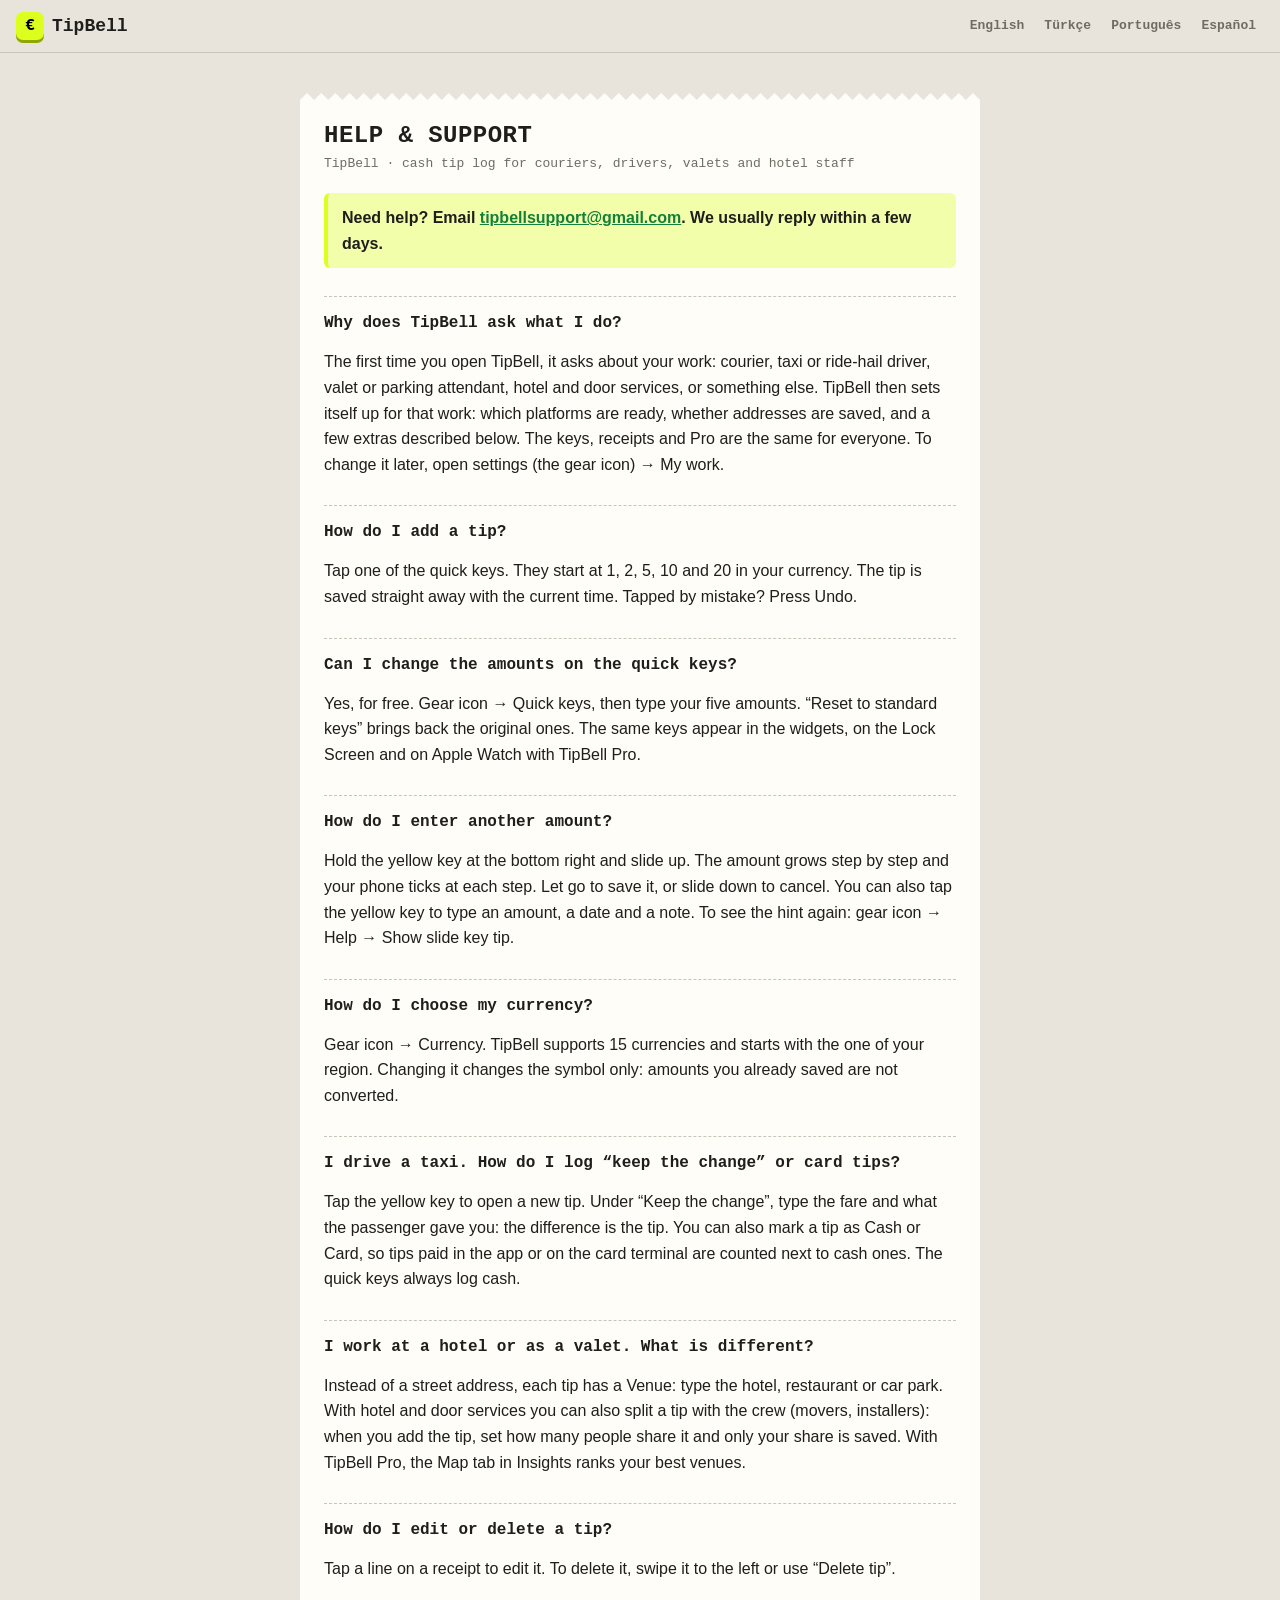
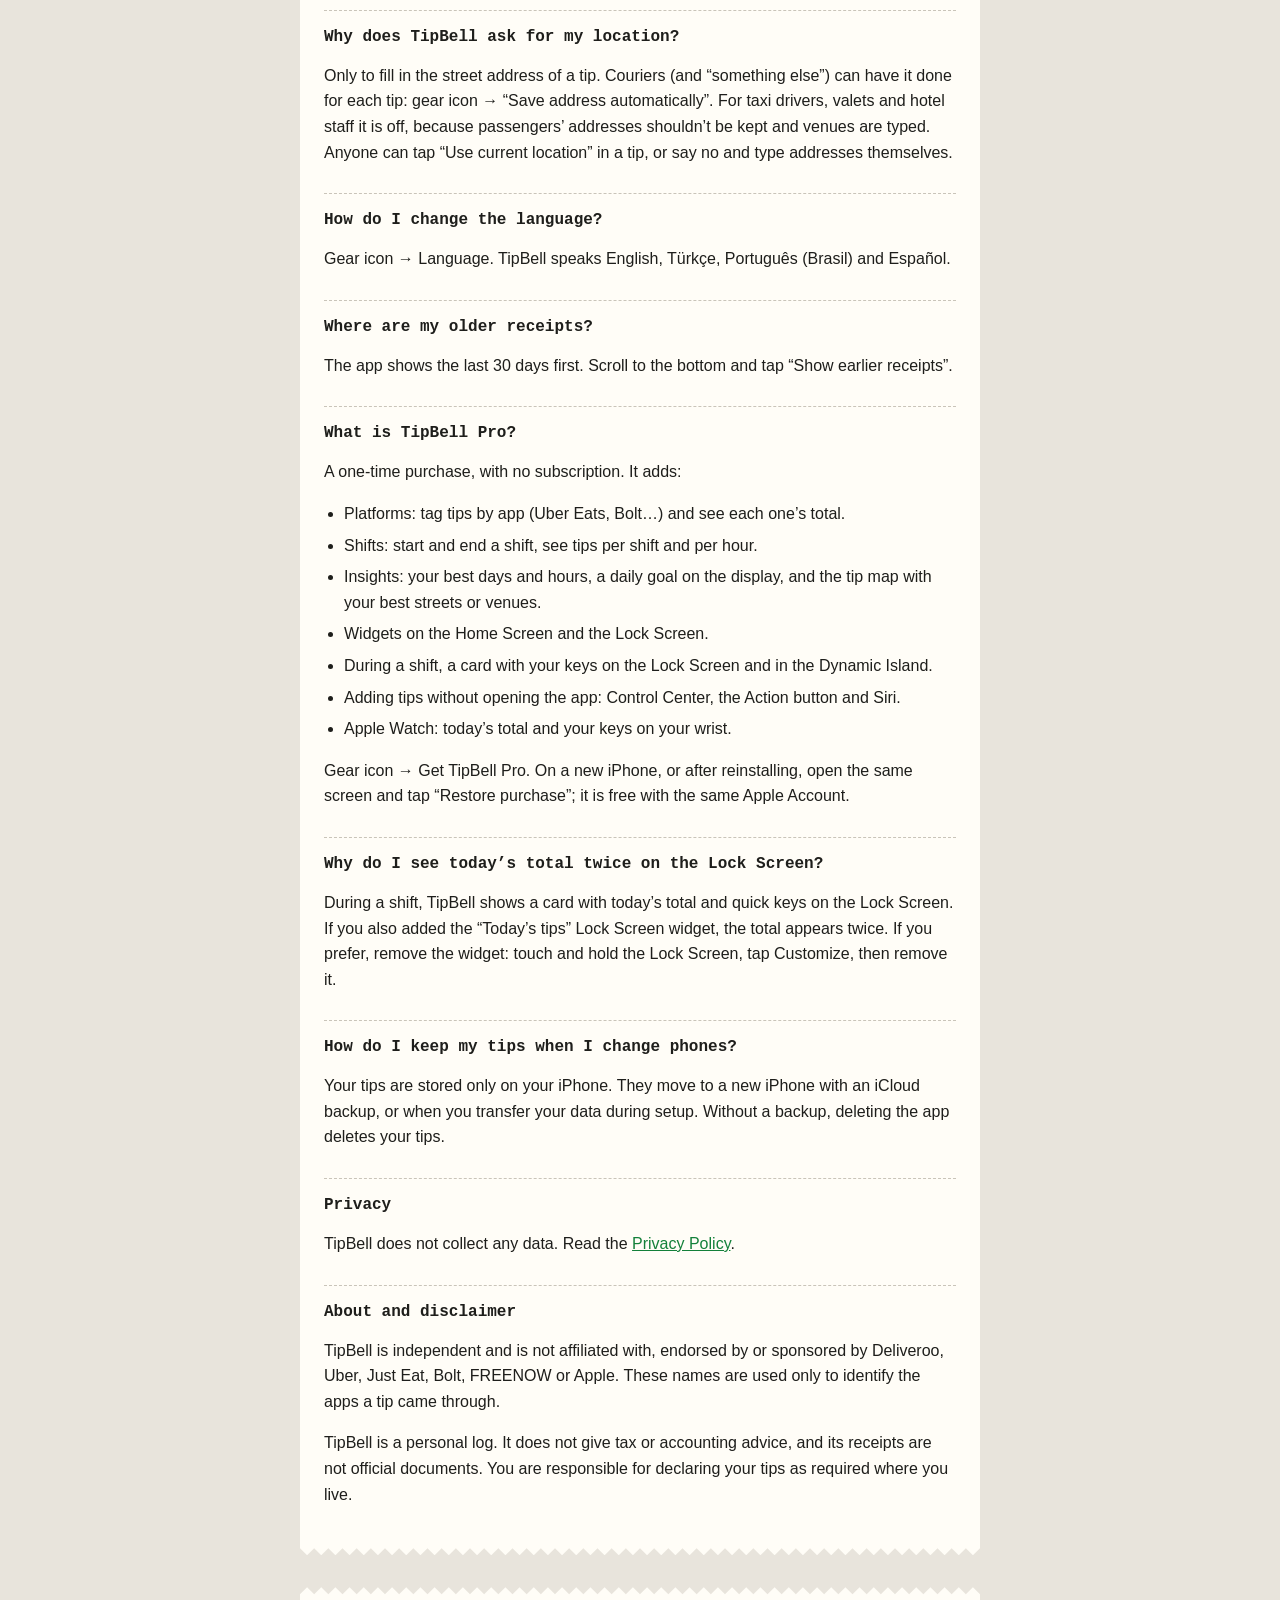
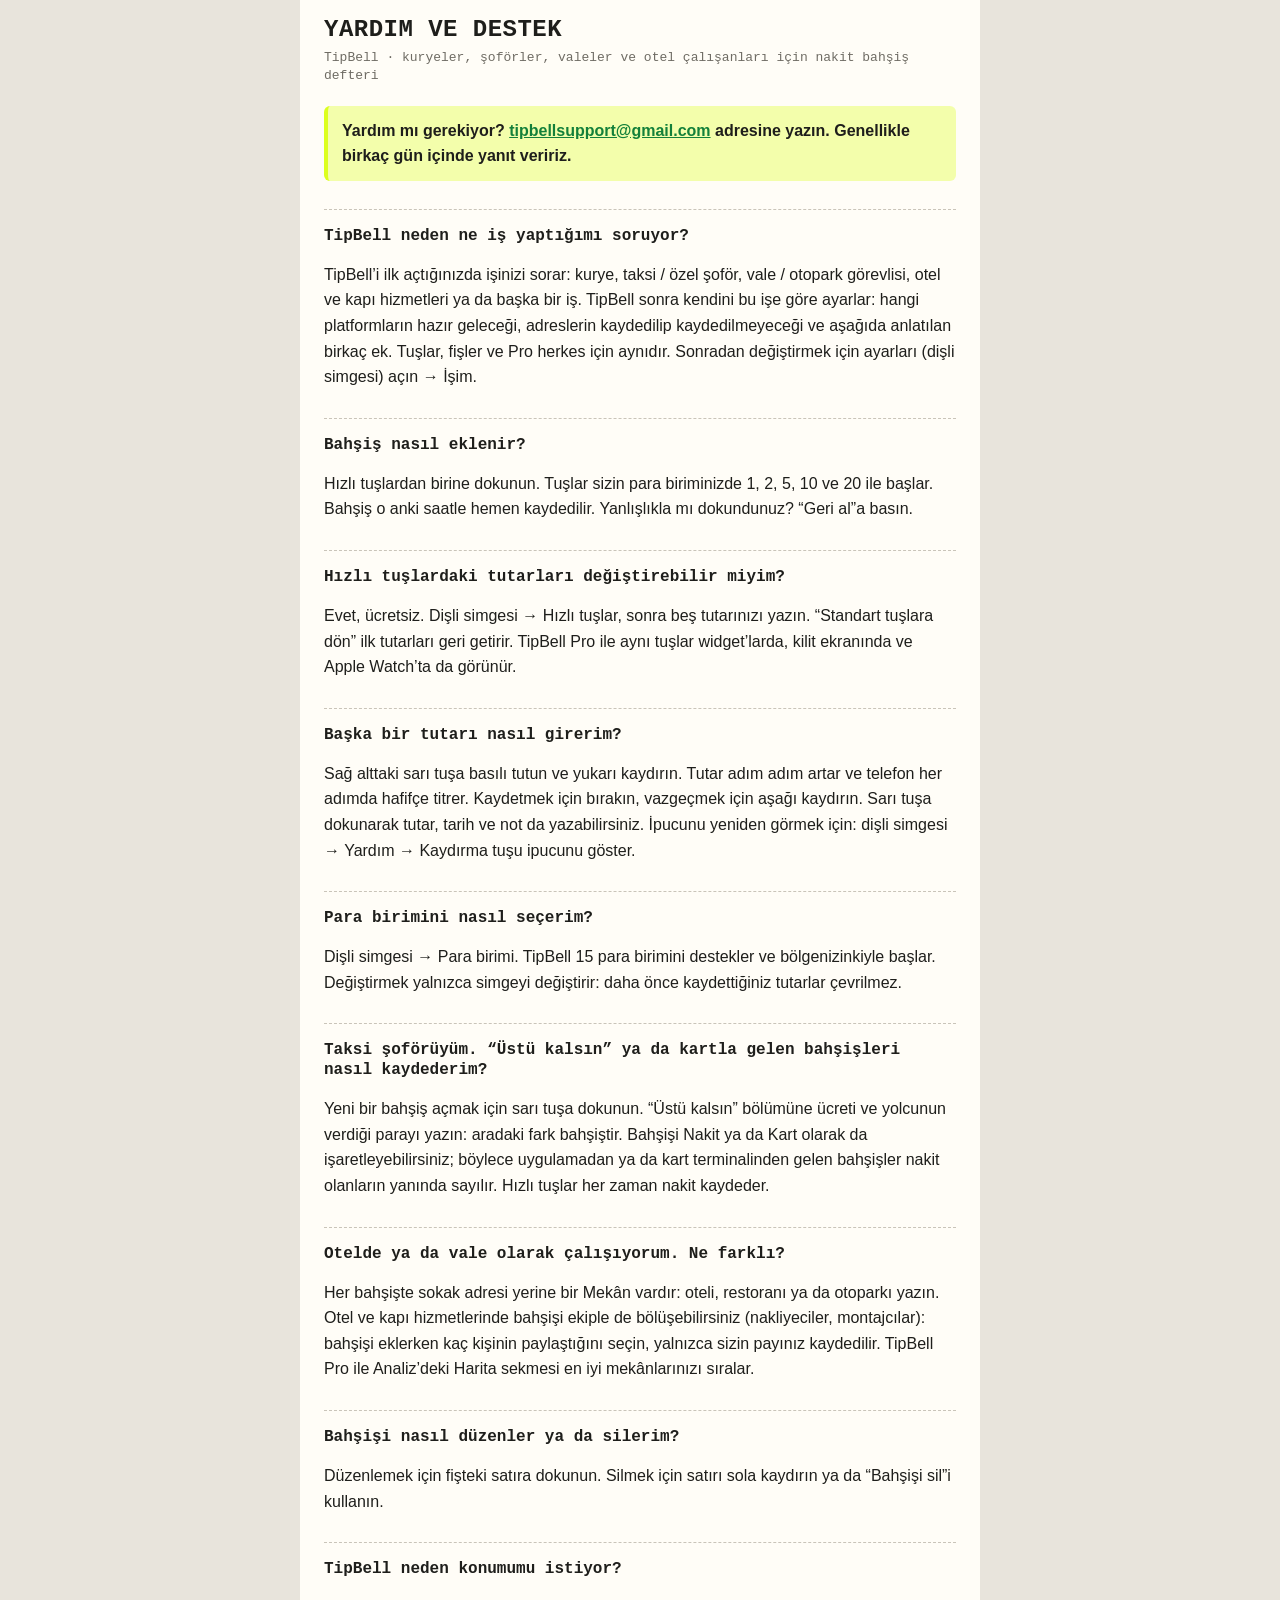
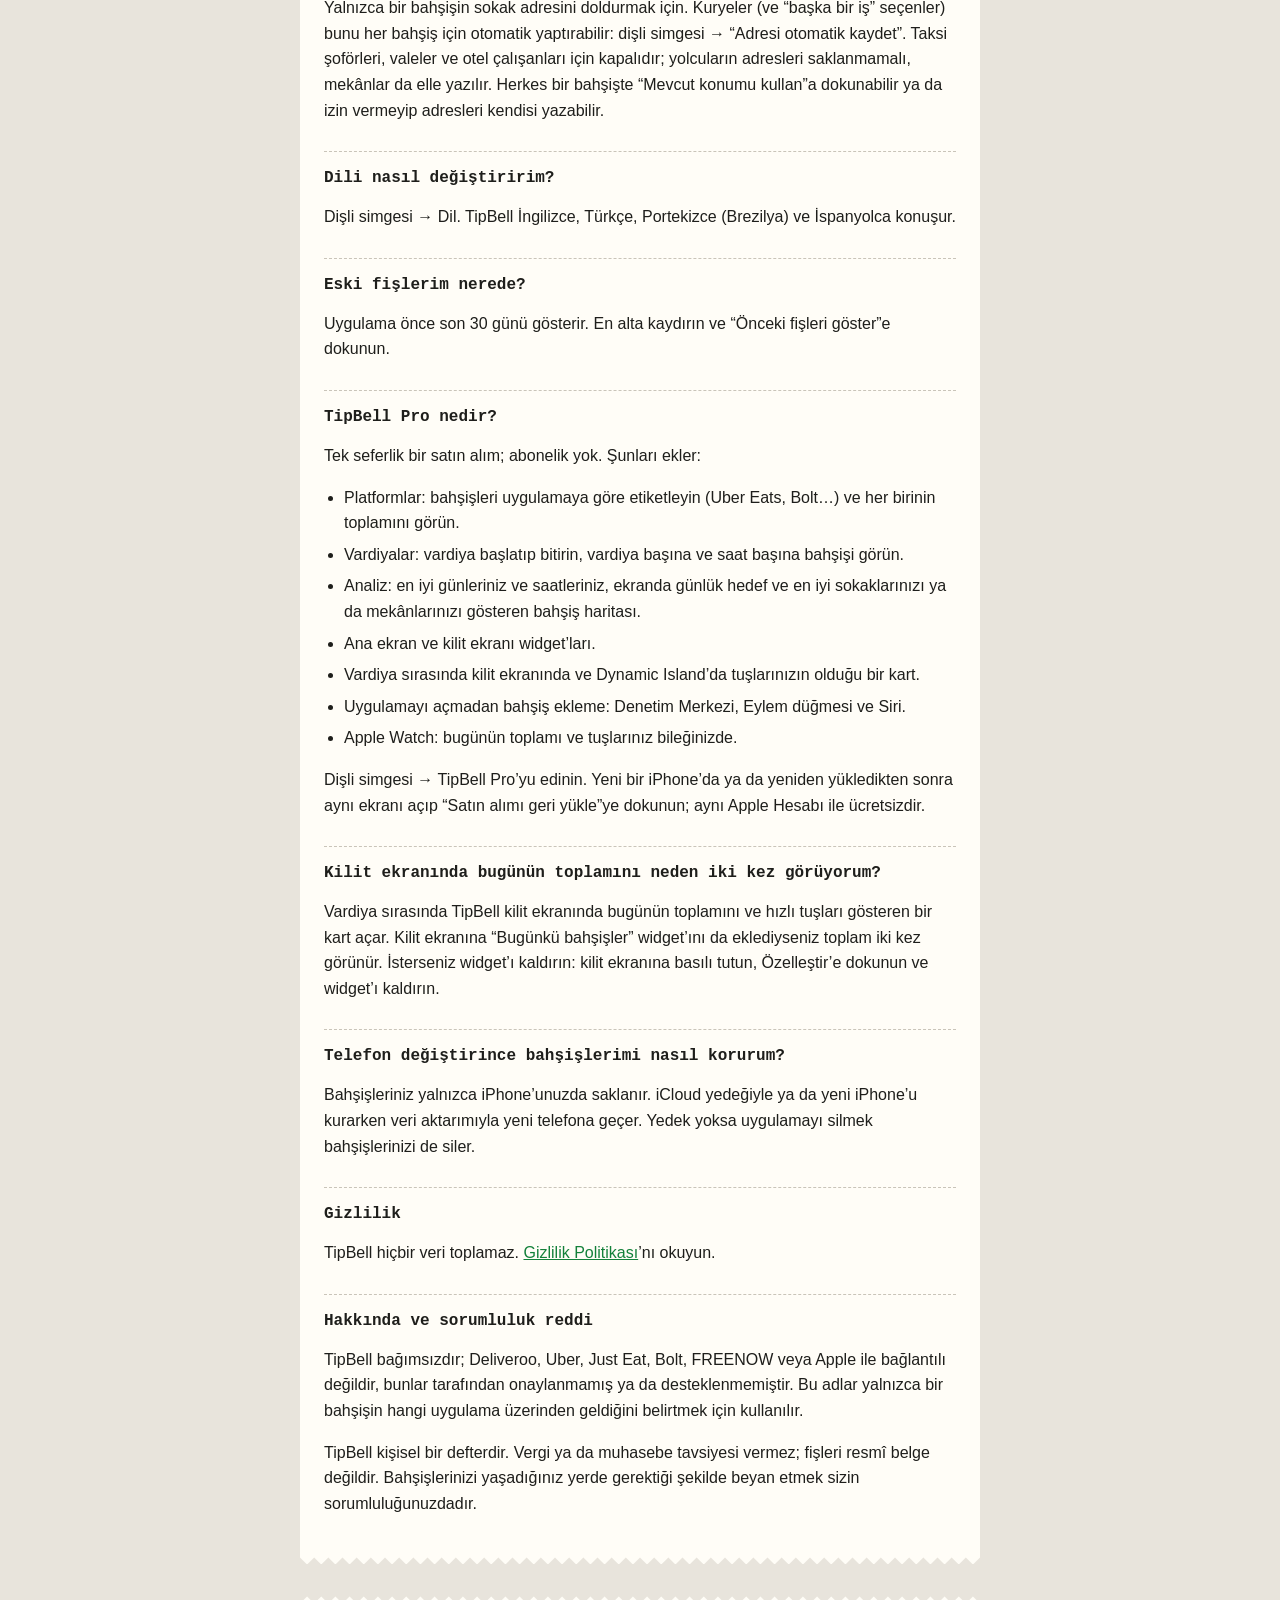
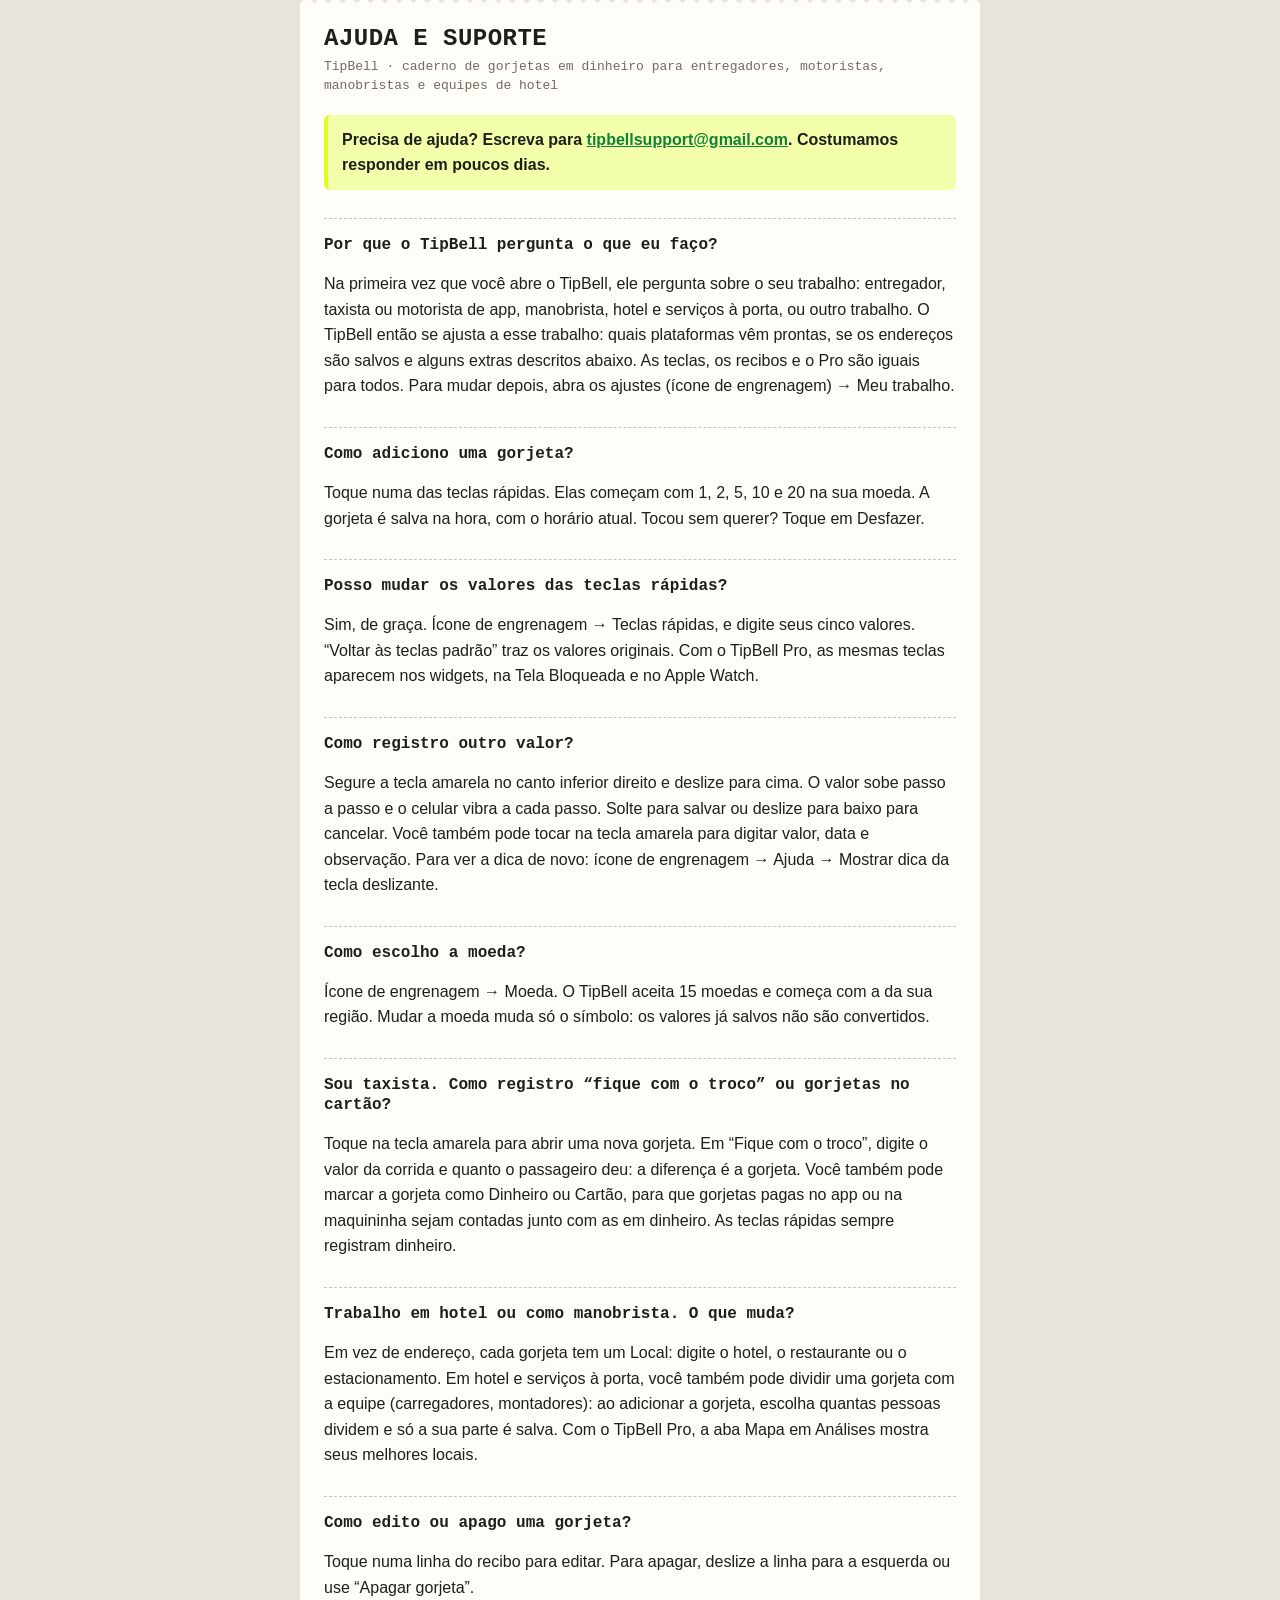
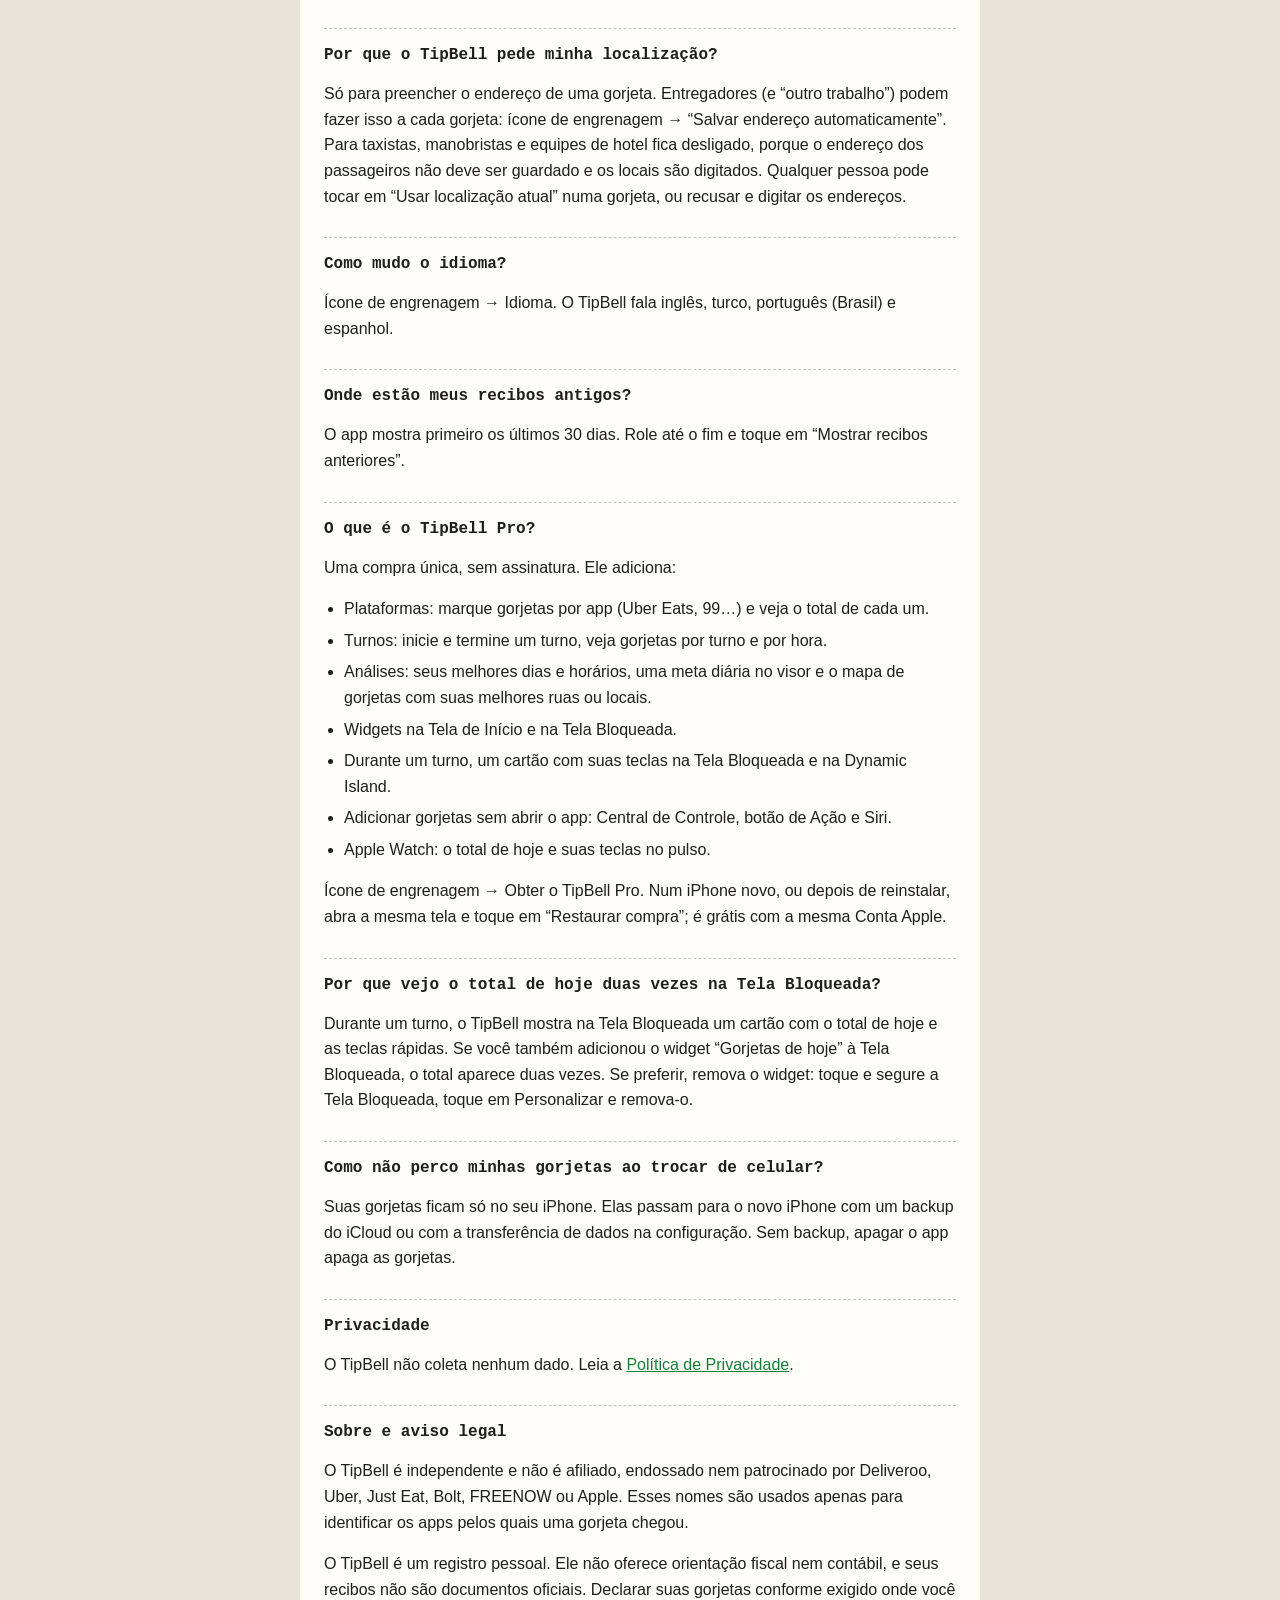
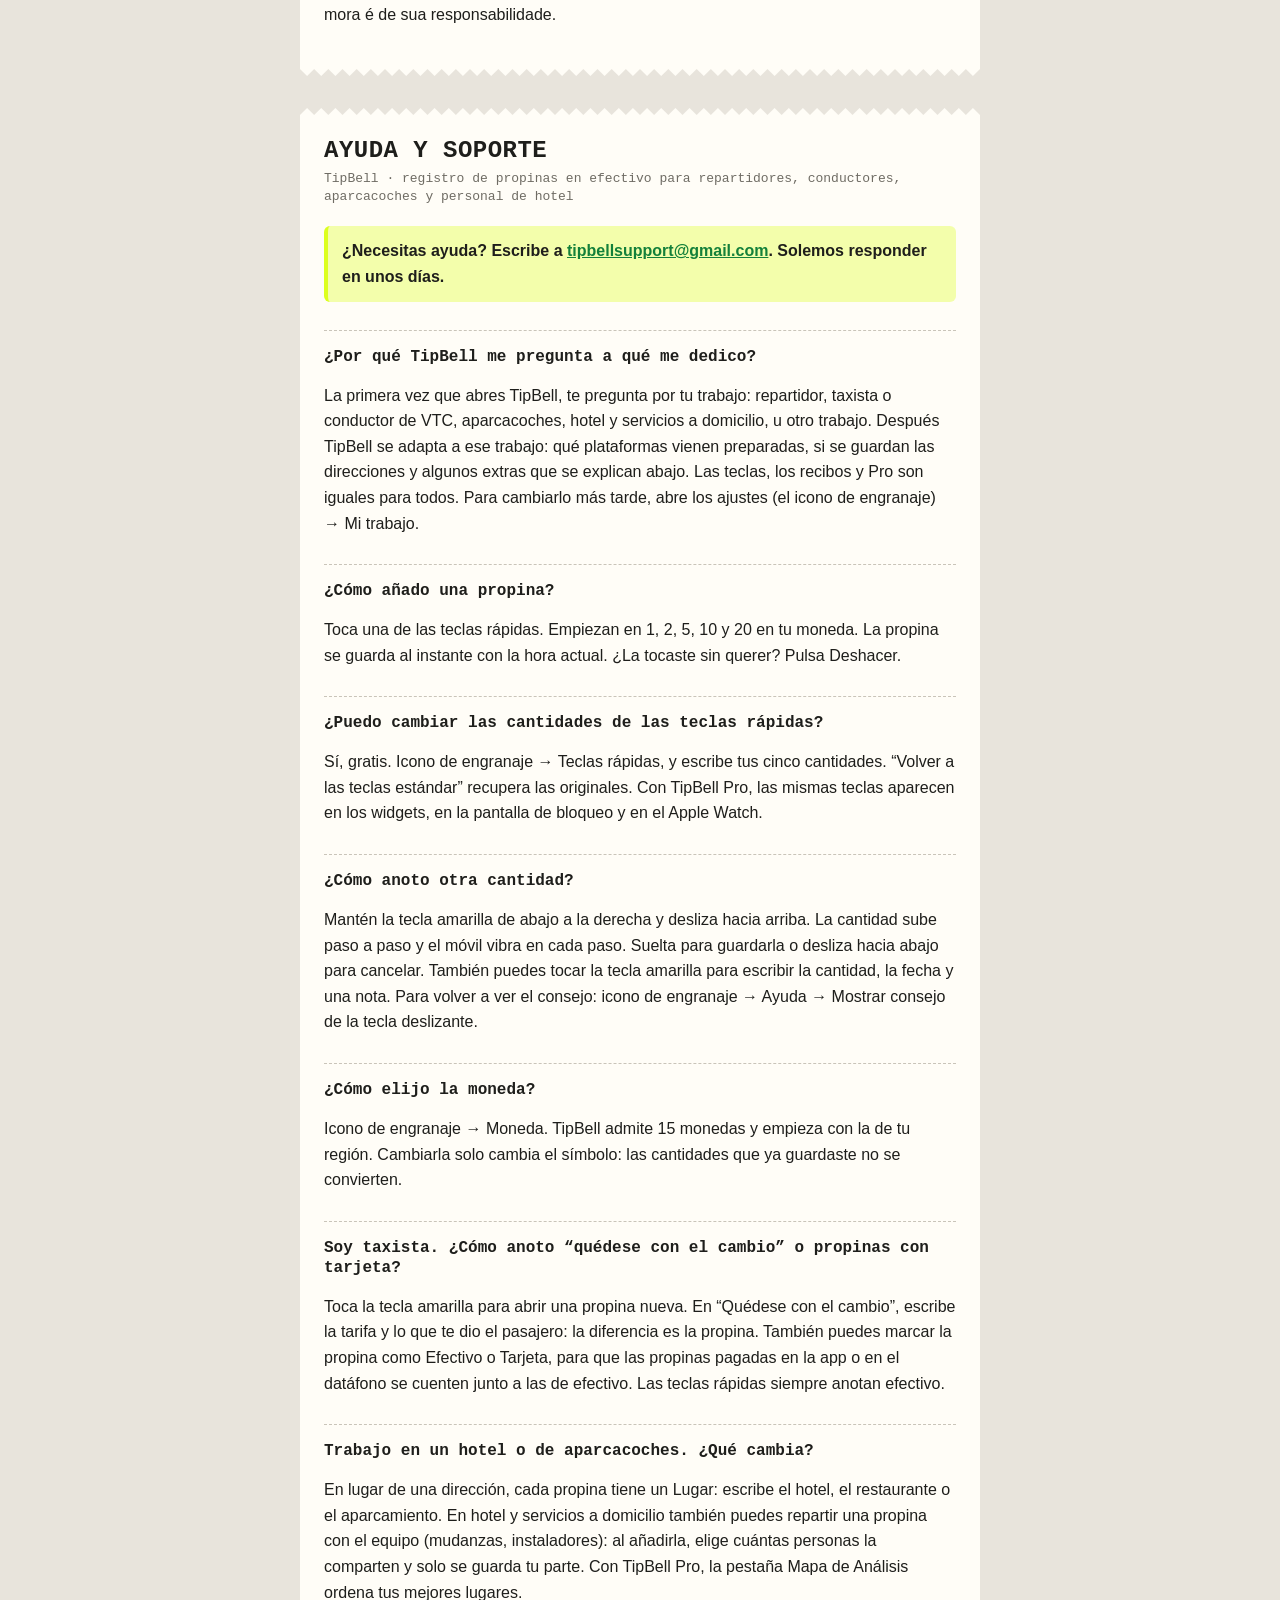
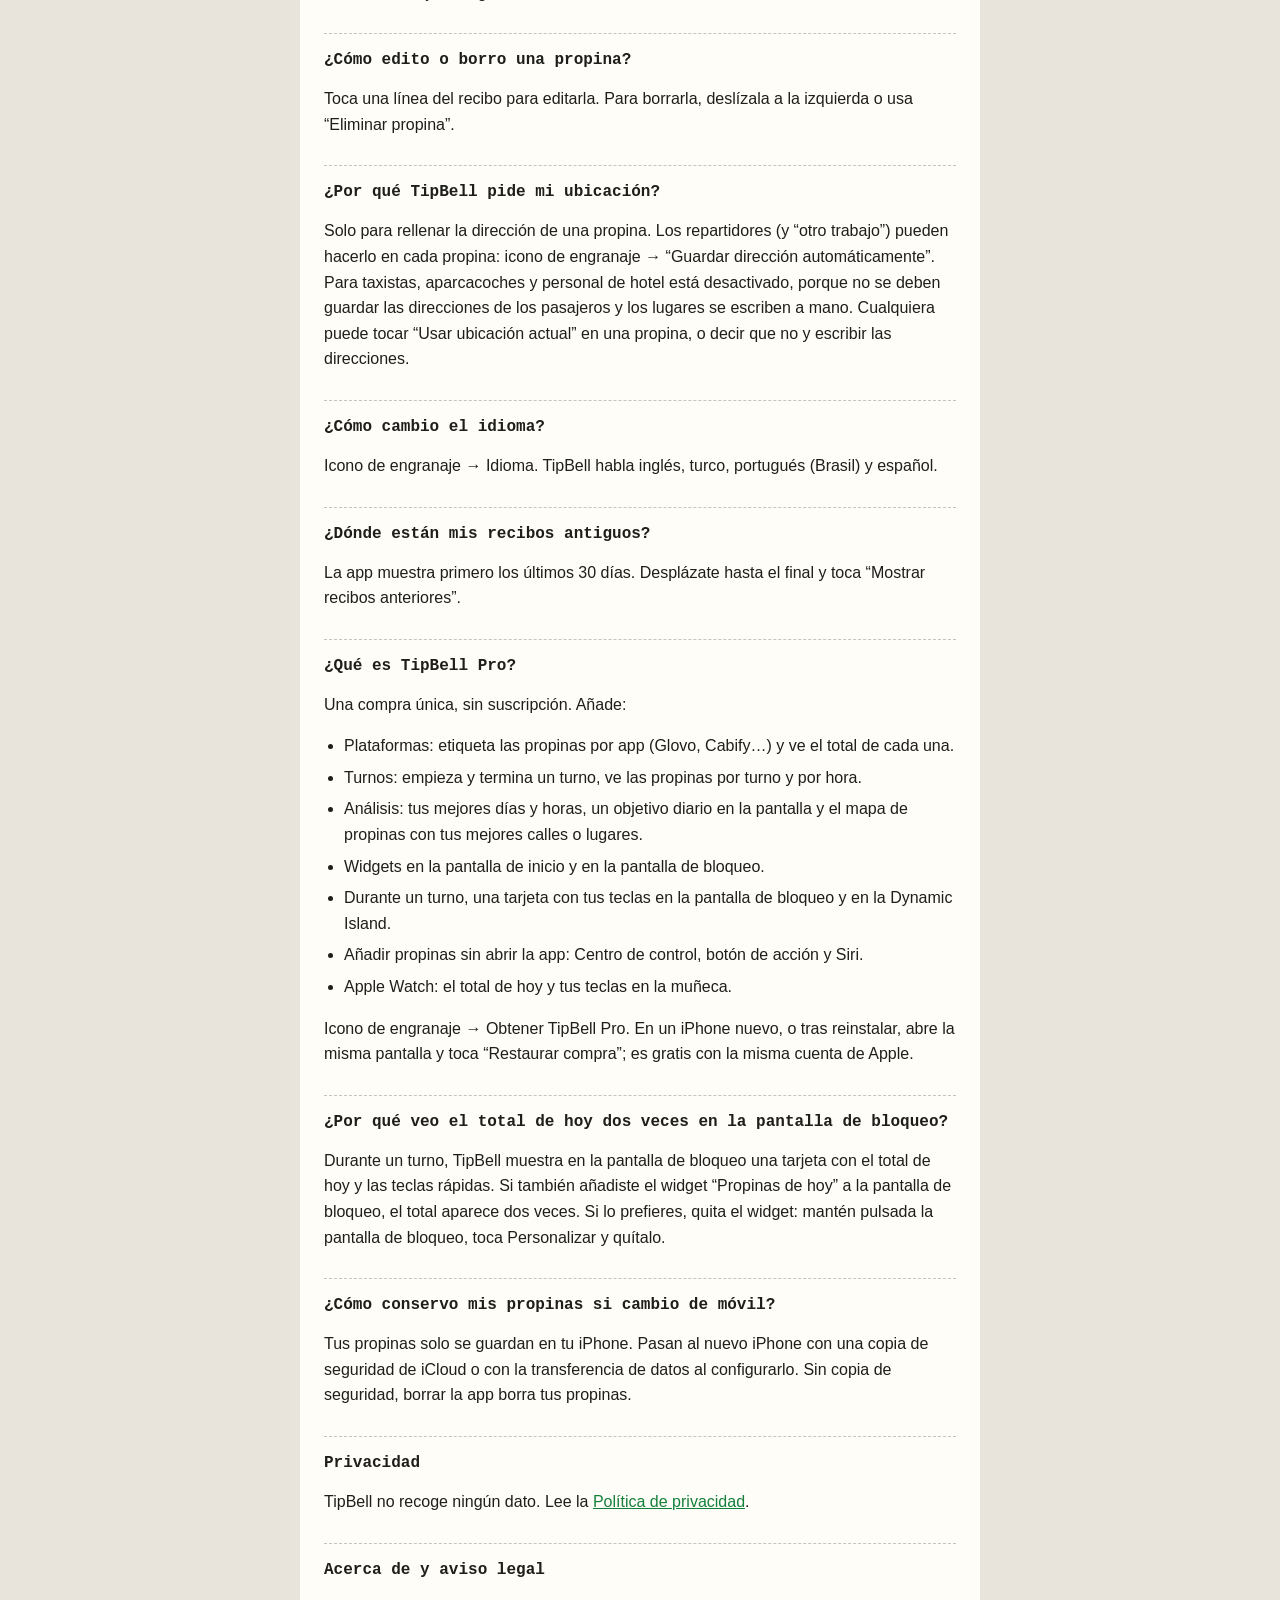
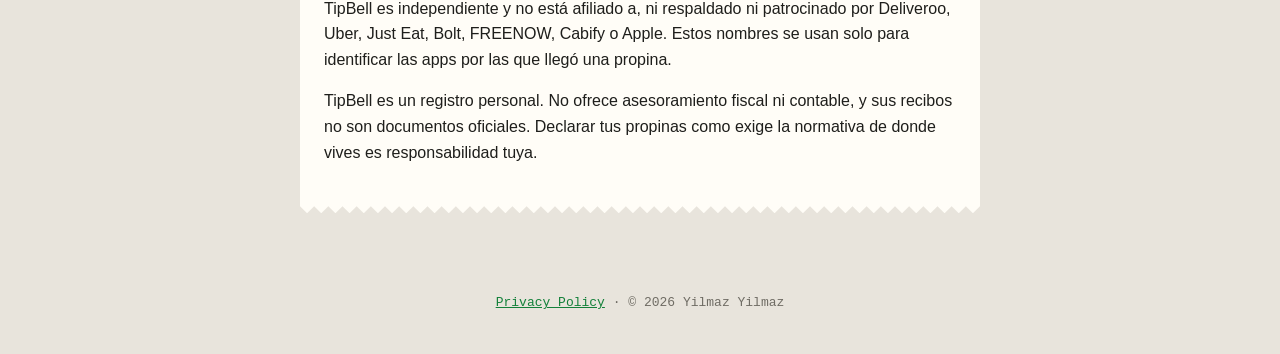
<file: index.html>
<!doctype html>
<html lang="en">
<head>
<meta charset="utf-8">
<meta name="viewport" content="width=device-width, initial-scale=1">
<meta name="color-scheme" content="light dark">
<title>TipBell – Help &amp; Support</title>
<meta name="description" content="TipBell is a cash tip log for couriers, drivers, valets and hotel staff. Help, answers and contact.">
<link rel="stylesheet" href="style.css">
</head>
<body>
<header class="bar">
  <a class="brand" href="index.html"><span class="key">€</span>TipBell</a>
  <nav class="langs" aria-label="Language">
    <a href="#en" hreflang="en">English</a>
    <a href="#tr" hreflang="tr">Türkçe</a>
    <a href="#pt" hreflang="pt-BR">Português</a>
    <a href="#es" hreflang="es">Español</a>
  </nav>
</header>

<main>

<article class="receipt" id="en" lang="en">
  <h1>Help &amp; Support</h1>
  <p class="meta">TipBell · cash tip log for couriers, drivers, valets and hotel staff</p>
  <p class="lead">Need help? Email <a href="mailto:tipbellsupport@gmail.com">tipbellsupport@gmail.com</a>. We usually reply within a few days.</p>

  <h2>Why does TipBell ask what I do?</h2>
  <p>The first time you open TipBell, it asks about your work: courier, taxi or ride-hail driver, valet or parking attendant, hotel and door services, or something else. TipBell then sets itself up for that work: which platforms are ready, whether addresses are saved, and a few extras described below. The keys, receipts and Pro are the same for everyone. To change it later, open settings (the gear icon) → My work.</p>

  <h2>How do I add a tip?</h2>
  <p>Tap one of the quick keys. They start at 1, 2, 5, 10 and 20 in your currency. The tip is saved straight away with the current time. Tapped by mistake? Press Undo.</p>

  <h2>Can I change the amounts on the quick keys?</h2>
  <p>Yes, for free. Gear icon → Quick keys, then type your five amounts. “Reset to standard keys” brings back the original ones. The same keys appear in the widgets, on the Lock Screen and on Apple Watch with TipBell Pro.</p>

  <h2>How do I enter another amount?</h2>
  <p>Hold the yellow key at the bottom right and slide up. The amount grows step by step and your phone ticks at each step. Let go to save it, or slide down to cancel. You can also tap the yellow key to type an amount, a date and a note. To see the hint again: gear icon → Help → Show slide key tip.</p>

  <h2>How do I choose my currency?</h2>
  <p>Gear icon → Currency. TipBell supports 15 currencies and starts with the one of your region. Changing it changes the symbol only: amounts you already saved are not converted.</p>

  <h2>I drive a taxi. How do I log “keep the change” or card tips?</h2>
  <p>Tap the yellow key to open a new tip. Under “Keep the change”, type the fare and what the passenger gave you: the difference is the tip. You can also mark a tip as Cash or Card, so tips paid in the app or on the card terminal are counted next to cash ones. The quick keys always log cash.</p>

  <h2>I work at a hotel or as a valet. What is different?</h2>
  <p>Instead of a street address, each tip has a Venue: type the hotel, restaurant or car park. With hotel and door services you can also split a tip with the crew (movers, installers): when you add the tip, set how many people share it and only your share is saved. With TipBell Pro, the Map tab in Insights ranks your best venues.</p>

  <h2>How do I edit or delete a tip?</h2>
  <p>Tap a line on a receipt to edit it. To delete it, swipe it to the left or use “Delete tip”.</p>

  <h2>Why does TipBell ask for my location?</h2>
  <p>Only to fill in the street address of a tip. Couriers (and “something else”) can have it done for each tip: gear icon → “Save address automatically”. For taxi drivers, valets and hotel staff it is off, because passengers’ addresses shouldn’t be kept and venues are typed. Anyone can tap “Use current location” in a tip, or say no and type addresses themselves.</p>

  <h2>How do I change the language?</h2>
  <p>Gear icon → Language. TipBell speaks English, Türkçe, Português (Brasil) and Español.</p>

  <h2>Where are my older receipts?</h2>
  <p>The app shows the last 30 days first. Scroll to the bottom and tap “Show earlier receipts”.</p>

  <h2>What is TipBell Pro?</h2>
  <p>A one-time purchase, with no subscription. It adds:</p>
  <ul>
    <li>Platforms: tag tips by app (Uber Eats, Bolt…) and see each one’s total.</li>
    <li>Shifts: start and end a shift, see tips per shift and per hour.</li>
    <li>Insights: your best days and hours, a daily goal on the display, and the tip map with your best streets or venues.</li>
    <li>Widgets on the Home Screen and the Lock Screen.</li>
    <li>During a shift, a card with your keys on the Lock Screen and in the Dynamic Island.</li>
    <li>Adding tips without opening the app: Control Center, the Action button and Siri.</li>
    <li>Apple Watch: today’s total and your keys on your wrist.</li>
  </ul>
  <p>Gear icon → Get TipBell Pro. On a new iPhone, or after reinstalling, open the same screen and tap “Restore purchase”; it is free with the same Apple Account.</p>

  <h2>Why do I see today’s total twice on the Lock Screen?</h2>
  <p>During a shift, TipBell shows a card with today’s total and quick keys on the Lock Screen. If you also added the “Today’s tips” Lock Screen widget, the total appears twice. If you prefer, remove the widget: touch and hold the Lock Screen, tap Customize, then remove it.</p>

  <h2>How do I keep my tips when I change phones?</h2>
  <p>Your tips are stored only on your iPhone. They move to a new iPhone with an iCloud backup, or when you transfer your data during setup. Without a backup, deleting the app deletes your tips.</p>

  <h2>Privacy</h2>
  <p>TipBell does not collect any data. Read the <a href="privacy.html#en">Privacy Policy</a>.</p>

  <h2>About and disclaimer</h2>
  <p>TipBell is independent and is not affiliated with, endorsed by or sponsored by Deliveroo, Uber, Just Eat, Bolt, FREENOW or Apple. These names are used only to identify the apps a tip came through.</p>
  <p>TipBell is a personal log. It does not give tax or accounting advice, and its receipts are not official documents. You are responsible for declaring your tips as required where you live.</p>
</article>

<article class="receipt" id="tr" lang="tr">
  <h1>Yardım ve Destek</h1>
  <p class="meta">TipBell · kuryeler, şoförler, valeler ve otel çalışanları için nakit bahşiş defteri</p>
  <p class="lead">Yardım mı gerekiyor? <a href="mailto:tipbellsupport@gmail.com">tipbellsupport@gmail.com</a> adresine yazın. Genellikle birkaç gün içinde yanıt veririz.</p>

  <h2>TipBell neden ne iş yaptığımı soruyor?</h2>
  <p>TipBell’i ilk açtığınızda işinizi sorar: kurye, taksi / özel şoför, vale / otopark görevlisi, otel ve kapı hizmetleri ya da başka bir iş. TipBell sonra kendini bu işe göre ayarlar: hangi platformların hazır geleceği, adreslerin kaydedilip kaydedilmeyeceği ve aşağıda anlatılan birkaç ek. Tuşlar, fişler ve Pro herkes için aynıdır. Sonradan değiştirmek için ayarları (dişli simgesi) açın → İşim.</p>

  <h2>Bahşiş nasıl eklenir?</h2>
  <p>Hızlı tuşlardan birine dokunun. Tuşlar sizin para biriminizde 1, 2, 5, 10 ve 20 ile başlar. Bahşiş o anki saatle hemen kaydedilir. Yanlışlıkla mı dokundunuz? “Geri al”a basın.</p>

  <h2>Hızlı tuşlardaki tutarları değiştirebilir miyim?</h2>
  <p>Evet, ücretsiz. Dişli simgesi → Hızlı tuşlar, sonra beş tutarınızı yazın. “Standart tuşlara dön” ilk tutarları geri getirir. TipBell Pro ile aynı tuşlar widget’larda, kilit ekranında ve Apple Watch’ta da görünür.</p>

  <h2>Başka bir tutarı nasıl girerim?</h2>
  <p>Sağ alttaki sarı tuşa basılı tutun ve yukarı kaydırın. Tutar adım adım artar ve telefon her adımda hafifçe titrer. Kaydetmek için bırakın, vazgeçmek için aşağı kaydırın. Sarı tuşa dokunarak tutar, tarih ve not da yazabilirsiniz. İpucunu yeniden görmek için: dişli simgesi → Yardım → Kaydırma tuşu ipucunu göster.</p>

  <h2>Para birimini nasıl seçerim?</h2>
  <p>Dişli simgesi → Para birimi. TipBell 15 para birimini destekler ve bölgenizinkiyle başlar. Değiştirmek yalnızca simgeyi değiştirir: daha önce kaydettiğiniz tutarlar çevrilmez.</p>

  <h2>Taksi şoförüyüm. “Üstü kalsın” ya da kartla gelen bahşişleri nasıl kaydederim?</h2>
  <p>Yeni bir bahşiş açmak için sarı tuşa dokunun. “Üstü kalsın” bölümüne ücreti ve yolcunun verdiği parayı yazın: aradaki fark bahşiştir. Bahşişi Nakit ya da Kart olarak da işaretleyebilirsiniz; böylece uygulamadan ya da kart terminalinden gelen bahşişler nakit olanların yanında sayılır. Hızlı tuşlar her zaman nakit kaydeder.</p>

  <h2>Otelde ya da vale olarak çalışıyorum. Ne farklı?</h2>
  <p>Her bahşişte sokak adresi yerine bir Mekân vardır: oteli, restoranı ya da otoparkı yazın. Otel ve kapı hizmetlerinde bahşişi ekiple de bölüşebilirsiniz (nakliyeciler, montajcılar): bahşişi eklerken kaç kişinin paylaştığını seçin, yalnızca sizin payınız kaydedilir. TipBell Pro ile Analiz’deki Harita sekmesi en iyi mekânlarınızı sıralar.</p>

  <h2>Bahşişi nasıl düzenler ya da silerim?</h2>
  <p>Düzenlemek için fişteki satıra dokunun. Silmek için satırı sola kaydırın ya da “Bahşişi sil”i kullanın.</p>

  <h2>TipBell neden konumumu istiyor?</h2>
  <p>Yalnızca bir bahşişin sokak adresini doldurmak için. Kuryeler (ve “başka bir iş” seçenler) bunu her bahşiş için otomatik yaptırabilir: dişli simgesi → “Adresi otomatik kaydet”. Taksi şoförleri, valeler ve otel çalışanları için kapalıdır; yolcuların adresleri saklanmamalı, mekânlar da elle yazılır. Herkes bir bahşişte “Mevcut konumu kullan”a dokunabilir ya da izin vermeyip adresleri kendisi yazabilir.</p>

  <h2>Dili nasıl değiştiririm?</h2>
  <p>Dişli simgesi → Dil. TipBell İngilizce, Türkçe, Portekizce (Brezilya) ve İspanyolca konuşur.</p>

  <h2>Eski fişlerim nerede?</h2>
  <p>Uygulama önce son 30 günü gösterir. En alta kaydırın ve “Önceki fişleri göster”e dokunun.</p>

  <h2>TipBell Pro nedir?</h2>
  <p>Tek seferlik bir satın alım; abonelik yok. Şunları ekler:</p>
  <ul>
    <li>Platformlar: bahşişleri uygulamaya göre etiketleyin (Uber Eats, Bolt…) ve her birinin toplamını görün.</li>
    <li>Vardiyalar: vardiya başlatıp bitirin, vardiya başına ve saat başına bahşişi görün.</li>
    <li>Analiz: en iyi günleriniz ve saatleriniz, ekranda günlük hedef ve en iyi sokaklarınızı ya da mekânlarınızı gösteren bahşiş haritası.</li>
    <li>Ana ekran ve kilit ekranı widget’ları.</li>
    <li>Vardiya sırasında kilit ekranında ve Dynamic Island’da tuşlarınızın olduğu bir kart.</li>
    <li>Uygulamayı açmadan bahşiş ekleme: Denetim Merkezi, Eylem düğmesi ve Siri.</li>
    <li>Apple Watch: bugünün toplamı ve tuşlarınız bileğinizde.</li>
  </ul>
  <p>Dişli simgesi → TipBell Pro’yu edinin. Yeni bir iPhone’da ya da yeniden yükledikten sonra aynı ekranı açıp “Satın alımı geri yükle”ye dokunun; aynı Apple Hesabı ile ücretsizdir.</p>

  <h2>Kilit ekranında bugünün toplamını neden iki kez görüyorum?</h2>
  <p>Vardiya sırasında TipBell kilit ekranında bugünün toplamını ve hızlı tuşları gösteren bir kart açar. Kilit ekranına “Bugünkü bahşişler” widget’ını da eklediyseniz toplam iki kez görünür. İsterseniz widget’ı kaldırın: kilit ekranına basılı tutun, Özelleştir’e dokunun ve widget’ı kaldırın.</p>

  <h2>Telefon değiştirince bahşişlerimi nasıl korurum?</h2>
  <p>Bahşişleriniz yalnızca iPhone’unuzda saklanır. iCloud yedeğiyle ya da yeni iPhone’u kurarken veri aktarımıyla yeni telefona geçer. Yedek yoksa uygulamayı silmek bahşişlerinizi de siler.</p>

  <h2>Gizlilik</h2>
  <p>TipBell hiçbir veri toplamaz. <a href="privacy.html#tr">Gizlilik Politikası</a>’nı okuyun.</p>

  <h2>Hakkında ve sorumluluk reddi</h2>
  <p>TipBell bağımsızdır; Deliveroo, Uber, Just Eat, Bolt, FREENOW veya Apple ile bağlantılı değildir, bunlar tarafından onaylanmamış ya da desteklenmemiştir. Bu adlar yalnızca bir bahşişin hangi uygulama üzerinden geldiğini belirtmek için kullanılır.</p>
  <p>TipBell kişisel bir defterdir. Vergi ya da muhasebe tavsiyesi vermez; fişleri resmî belge değildir. Bahşişlerinizi yaşadığınız yerde gerektiği şekilde beyan etmek sizin sorumluluğunuzdadır.</p>
</article>

<article class="receipt" id="pt" lang="pt-BR">
  <h1>Ajuda e Suporte</h1>
  <p class="meta">TipBell · caderno de gorjetas em dinheiro para entregadores, motoristas, manobristas e equipes de hotel</p>
  <p class="lead">Precisa de ajuda? Escreva para <a href="mailto:tipbellsupport@gmail.com">tipbellsupport@gmail.com</a>. Costumamos responder em poucos dias.</p>

  <h2>Por que o TipBell pergunta o que eu faço?</h2>
  <p>Na primeira vez que você abre o TipBell, ele pergunta sobre o seu trabalho: entregador, taxista ou motorista de app, manobrista, hotel e serviços à porta, ou outro trabalho. O TipBell então se ajusta a esse trabalho: quais plataformas vêm prontas, se os endereços são salvos e alguns extras descritos abaixo. As teclas, os recibos e o Pro são iguais para todos. Para mudar depois, abra os ajustes (ícone de engrenagem) → Meu trabalho.</p>

  <h2>Como adiciono uma gorjeta?</h2>
  <p>Toque numa das teclas rápidas. Elas começam com 1, 2, 5, 10 e 20 na sua moeda. A gorjeta é salva na hora, com o horário atual. Tocou sem querer? Toque em Desfazer.</p>

  <h2>Posso mudar os valores das teclas rápidas?</h2>
  <p>Sim, de graça. Ícone de engrenagem → Teclas rápidas, e digite seus cinco valores. “Voltar às teclas padrão” traz os valores originais. Com o TipBell Pro, as mesmas teclas aparecem nos widgets, na Tela Bloqueada e no Apple Watch.</p>

  <h2>Como registro outro valor?</h2>
  <p>Segure a tecla amarela no canto inferior direito e deslize para cima. O valor sobe passo a passo e o celular vibra a cada passo. Solte para salvar ou deslize para baixo para cancelar. Você também pode tocar na tecla amarela para digitar valor, data e observação. Para ver a dica de novo: ícone de engrenagem → Ajuda → Mostrar dica da tecla deslizante.</p>

  <h2>Como escolho a moeda?</h2>
  <p>Ícone de engrenagem → Moeda. O TipBell aceita 15 moedas e começa com a da sua região. Mudar a moeda muda só o símbolo: os valores já salvos não são convertidos.</p>

  <h2>Sou taxista. Como registro “fique com o troco” ou gorjetas no cartão?</h2>
  <p>Toque na tecla amarela para abrir uma nova gorjeta. Em “Fique com o troco”, digite o valor da corrida e quanto o passageiro deu: a diferença é a gorjeta. Você também pode marcar a gorjeta como Dinheiro ou Cartão, para que gorjetas pagas no app ou na maquininha sejam contadas junto com as em dinheiro. As teclas rápidas sempre registram dinheiro.</p>

  <h2>Trabalho em hotel ou como manobrista. O que muda?</h2>
  <p>Em vez de endereço, cada gorjeta tem um Local: digite o hotel, o restaurante ou o estacionamento. Em hotel e serviços à porta, você também pode dividir uma gorjeta com a equipe (carregadores, montadores): ao adicionar a gorjeta, escolha quantas pessoas dividem e só a sua parte é salva. Com o TipBell Pro, a aba Mapa em Análises mostra seus melhores locais.</p>

  <h2>Como edito ou apago uma gorjeta?</h2>
  <p>Toque numa linha do recibo para editar. Para apagar, deslize a linha para a esquerda ou use “Apagar gorjeta”.</p>

  <h2>Por que o TipBell pede minha localização?</h2>
  <p>Só para preencher o endereço de uma gorjeta. Entregadores (e “outro trabalho”) podem fazer isso a cada gorjeta: ícone de engrenagem → “Salvar endereço automaticamente”. Para taxistas, manobristas e equipes de hotel fica desligado, porque o endereço dos passageiros não deve ser guardado e os locais são digitados. Qualquer pessoa pode tocar em “Usar localização atual” numa gorjeta, ou recusar e digitar os endereços.</p>

  <h2>Como mudo o idioma?</h2>
  <p>Ícone de engrenagem → Idioma. O TipBell fala inglês, turco, português (Brasil) e espanhol.</p>

  <h2>Onde estão meus recibos antigos?</h2>
  <p>O app mostra primeiro os últimos 30 dias. Role até o fim e toque em “Mostrar recibos anteriores”.</p>

  <h2>O que é o TipBell Pro?</h2>
  <p>Uma compra única, sem assinatura. Ele adiciona:</p>
  <ul>
    <li>Plataformas: marque gorjetas por app (Uber Eats, 99…) e veja o total de cada um.</li>
    <li>Turnos: inicie e termine um turno, veja gorjetas por turno e por hora.</li>
    <li>Análises: seus melhores dias e horários, uma meta diária no visor e o mapa de gorjetas com suas melhores ruas ou locais.</li>
    <li>Widgets na Tela de Início e na Tela Bloqueada.</li>
    <li>Durante um turno, um cartão com suas teclas na Tela Bloqueada e na Dynamic Island.</li>
    <li>Adicionar gorjetas sem abrir o app: Central de Controle, botão de Ação e Siri.</li>
    <li>Apple Watch: o total de hoje e suas teclas no pulso.</li>
  </ul>
  <p>Ícone de engrenagem → Obter o TipBell Pro. Num iPhone novo, ou depois de reinstalar, abra a mesma tela e toque em “Restaurar compra”; é grátis com a mesma Conta Apple.</p>

  <h2>Por que vejo o total de hoje duas vezes na Tela Bloqueada?</h2>
  <p>Durante um turno, o TipBell mostra na Tela Bloqueada um cartão com o total de hoje e as teclas rápidas. Se você também adicionou o widget “Gorjetas de hoje” à Tela Bloqueada, o total aparece duas vezes. Se preferir, remova o widget: toque e segure a Tela Bloqueada, toque em Personalizar e remova-o.</p>

  <h2>Como não perco minhas gorjetas ao trocar de celular?</h2>
  <p>Suas gorjetas ficam só no seu iPhone. Elas passam para o novo iPhone com um backup do iCloud ou com a transferência de dados na configuração. Sem backup, apagar o app apaga as gorjetas.</p>

  <h2>Privacidade</h2>
  <p>O TipBell não coleta nenhum dado. Leia a <a href="privacy.html#pt">Política de Privacidade</a>.</p>

  <h2>Sobre e aviso legal</h2>
  <p>O TipBell é independente e não é afiliado, endossado nem patrocinado por Deliveroo, Uber, Just Eat, Bolt, FREENOW ou Apple. Esses nomes são usados apenas para identificar os apps pelos quais uma gorjeta chegou.</p>
  <p>O TipBell é um registro pessoal. Ele não oferece orientação fiscal nem contábil, e seus recibos não são documentos oficiais. Declarar suas gorjetas conforme exigido onde você mora é de sua responsabilidade.</p>
</article>

<article class="receipt" id="es" lang="es">
  <h1>Ayuda y soporte</h1>
  <p class="meta">TipBell · registro de propinas en efectivo para repartidores, conductores, aparcacoches y personal de hotel</p>
  <p class="lead">¿Necesitas ayuda? Escribe a <a href="mailto:tipbellsupport@gmail.com">tipbellsupport@gmail.com</a>. Solemos responder en unos días.</p>

  <h2>¿Por qué TipBell me pregunta a qué me dedico?</h2>
  <p>La primera vez que abres TipBell, te pregunta por tu trabajo: repartidor, taxista o conductor de VTC, aparcacoches, hotel y servicios a domicilio, u otro trabajo. Después TipBell se adapta a ese trabajo: qué plataformas vienen preparadas, si se guardan las direcciones y algunos extras que se explican abajo. Las teclas, los recibos y Pro son iguales para todos. Para cambiarlo más tarde, abre los ajustes (el icono de engranaje) → Mi trabajo.</p>

  <h2>¿Cómo añado una propina?</h2>
  <p>Toca una de las teclas rápidas. Empiezan en 1, 2, 5, 10 y 20 en tu moneda. La propina se guarda al instante con la hora actual. ¿La tocaste sin querer? Pulsa Deshacer.</p>

  <h2>¿Puedo cambiar las cantidades de las teclas rápidas?</h2>
  <p>Sí, gratis. Icono de engranaje → Teclas rápidas, y escribe tus cinco cantidades. “Volver a las teclas estándar” recupera las originales. Con TipBell Pro, las mismas teclas aparecen en los widgets, en la pantalla de bloqueo y en el Apple Watch.</p>

  <h2>¿Cómo anoto otra cantidad?</h2>
  <p>Mantén la tecla amarilla de abajo a la derecha y desliza hacia arriba. La cantidad sube paso a paso y el móvil vibra en cada paso. Suelta para guardarla o desliza hacia abajo para cancelar. También puedes tocar la tecla amarilla para escribir la cantidad, la fecha y una nota. Para volver a ver el consejo: icono de engranaje → Ayuda → Mostrar consejo de la tecla deslizante.</p>

  <h2>¿Cómo elijo la moneda?</h2>
  <p>Icono de engranaje → Moneda. TipBell admite 15 monedas y empieza con la de tu región. Cambiarla solo cambia el símbolo: las cantidades que ya guardaste no se convierten.</p>

  <h2>Soy taxista. ¿Cómo anoto “quédese con el cambio” o propinas con tarjeta?</h2>
  <p>Toca la tecla amarilla para abrir una propina nueva. En “Quédese con el cambio”, escribe la tarifa y lo que te dio el pasajero: la diferencia es la propina. También puedes marcar la propina como Efectivo o Tarjeta, para que las propinas pagadas en la app o en el datáfono se cuenten junto a las de efectivo. Las teclas rápidas siempre anotan efectivo.</p>

  <h2>Trabajo en un hotel o de aparcacoches. ¿Qué cambia?</h2>
  <p>En lugar de una dirección, cada propina tiene un Lugar: escribe el hotel, el restaurante o el aparcamiento. En hotel y servicios a domicilio también puedes repartir una propina con el equipo (mudanzas, instaladores): al añadirla, elige cuántas personas la comparten y solo se guarda tu parte. Con TipBell Pro, la pestaña Mapa de Análisis ordena tus mejores lugares.</p>

  <h2>¿Cómo edito o borro una propina?</h2>
  <p>Toca una línea del recibo para editarla. Para borrarla, deslízala a la izquierda o usa “Eliminar propina”.</p>

  <h2>¿Por qué TipBell pide mi ubicación?</h2>
  <p>Solo para rellenar la dirección de una propina. Los repartidores (y “otro trabajo”) pueden hacerlo en cada propina: icono de engranaje → “Guardar dirección automáticamente”. Para taxistas, aparcacoches y personal de hotel está desactivado, porque no se deben guardar las direcciones de los pasajeros y los lugares se escriben a mano. Cualquiera puede tocar “Usar ubicación actual” en una propina, o decir que no y escribir las direcciones.</p>

  <h2>¿Cómo cambio el idioma?</h2>
  <p>Icono de engranaje → Idioma. TipBell habla inglés, turco, portugués (Brasil) y español.</p>

  <h2>¿Dónde están mis recibos antiguos?</h2>
  <p>La app muestra primero los últimos 30 días. Desplázate hasta el final y toca “Mostrar recibos anteriores”.</p>

  <h2>¿Qué es TipBell Pro?</h2>
  <p>Una compra única, sin suscripción. Añade:</p>
  <ul>
    <li>Plataformas: etiqueta las propinas por app (Glovo, Cabify…) y ve el total de cada una.</li>
    <li>Turnos: empieza y termina un turno, ve las propinas por turno y por hora.</li>
    <li>Análisis: tus mejores días y horas, un objetivo diario en la pantalla y el mapa de propinas con tus mejores calles o lugares.</li>
    <li>Widgets en la pantalla de inicio y en la pantalla de bloqueo.</li>
    <li>Durante un turno, una tarjeta con tus teclas en la pantalla de bloqueo y en la Dynamic Island.</li>
    <li>Añadir propinas sin abrir la app: Centro de control, botón de acción y Siri.</li>
    <li>Apple Watch: el total de hoy y tus teclas en la muñeca.</li>
  </ul>
  <p>Icono de engranaje → Obtener TipBell Pro. En un iPhone nuevo, o tras reinstalar, abre la misma pantalla y toca “Restaurar compra”; es gratis con la misma cuenta de Apple.</p>

  <h2>¿Por qué veo el total de hoy dos veces en la pantalla de bloqueo?</h2>
  <p>Durante un turno, TipBell muestra en la pantalla de bloqueo una tarjeta con el total de hoy y las teclas rápidas. Si también añadiste el widget “Propinas de hoy” a la pantalla de bloqueo, el total aparece dos veces. Si lo prefieres, quita el widget: mantén pulsada la pantalla de bloqueo, toca Personalizar y quítalo.</p>

  <h2>¿Cómo conservo mis propinas si cambio de móvil?</h2>
  <p>Tus propinas solo se guardan en tu iPhone. Pasan al nuevo iPhone con una copia de seguridad de iCloud o con la transferencia de datos al configurarlo. Sin copia de seguridad, borrar la app borra tus propinas.</p>

  <h2>Privacidad</h2>
  <p>TipBell no recoge ningún dato. Lee la <a href="privacy.html#es">Política de privacidad</a>.</p>

  <h2>Acerca de y aviso legal</h2>
  <p>TipBell es independiente y no está afiliado a, ni respaldado ni patrocinado por Deliveroo, Uber, Just Eat, Bolt, FREENOW, Cabify o Apple. Estos nombres se usan solo para identificar las apps por las que llegó una propina.</p>
  <p>TipBell es un registro personal. No ofrece asesoramiento fiscal ni contable, y sus recibos no son documentos oficiales. Declarar tus propinas como exige la normativa de donde vives es responsabilidad tuya.</p>
</article>

</main>

<footer>
  <a href="privacy.html">Privacy Policy</a> · © 2026 Yilmaz Yilmaz
</footer>
</body>
</html>
</file>
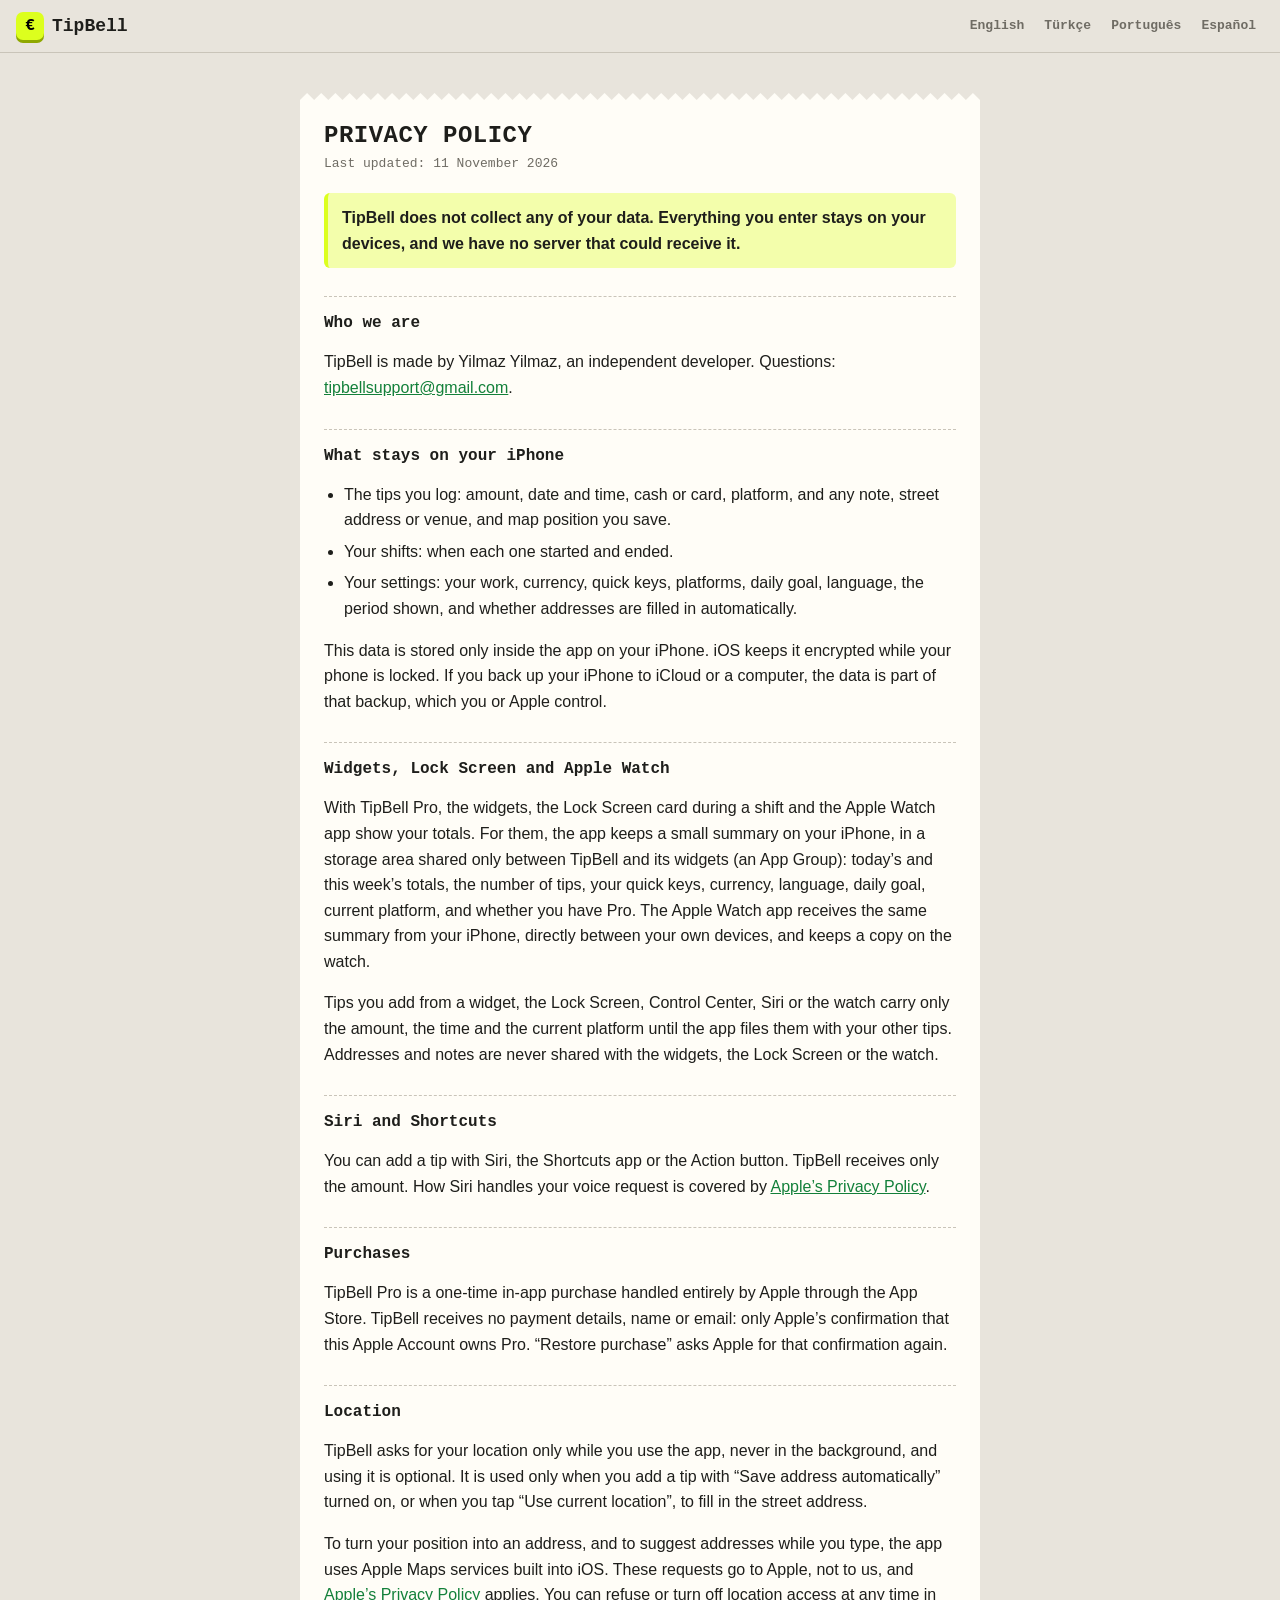
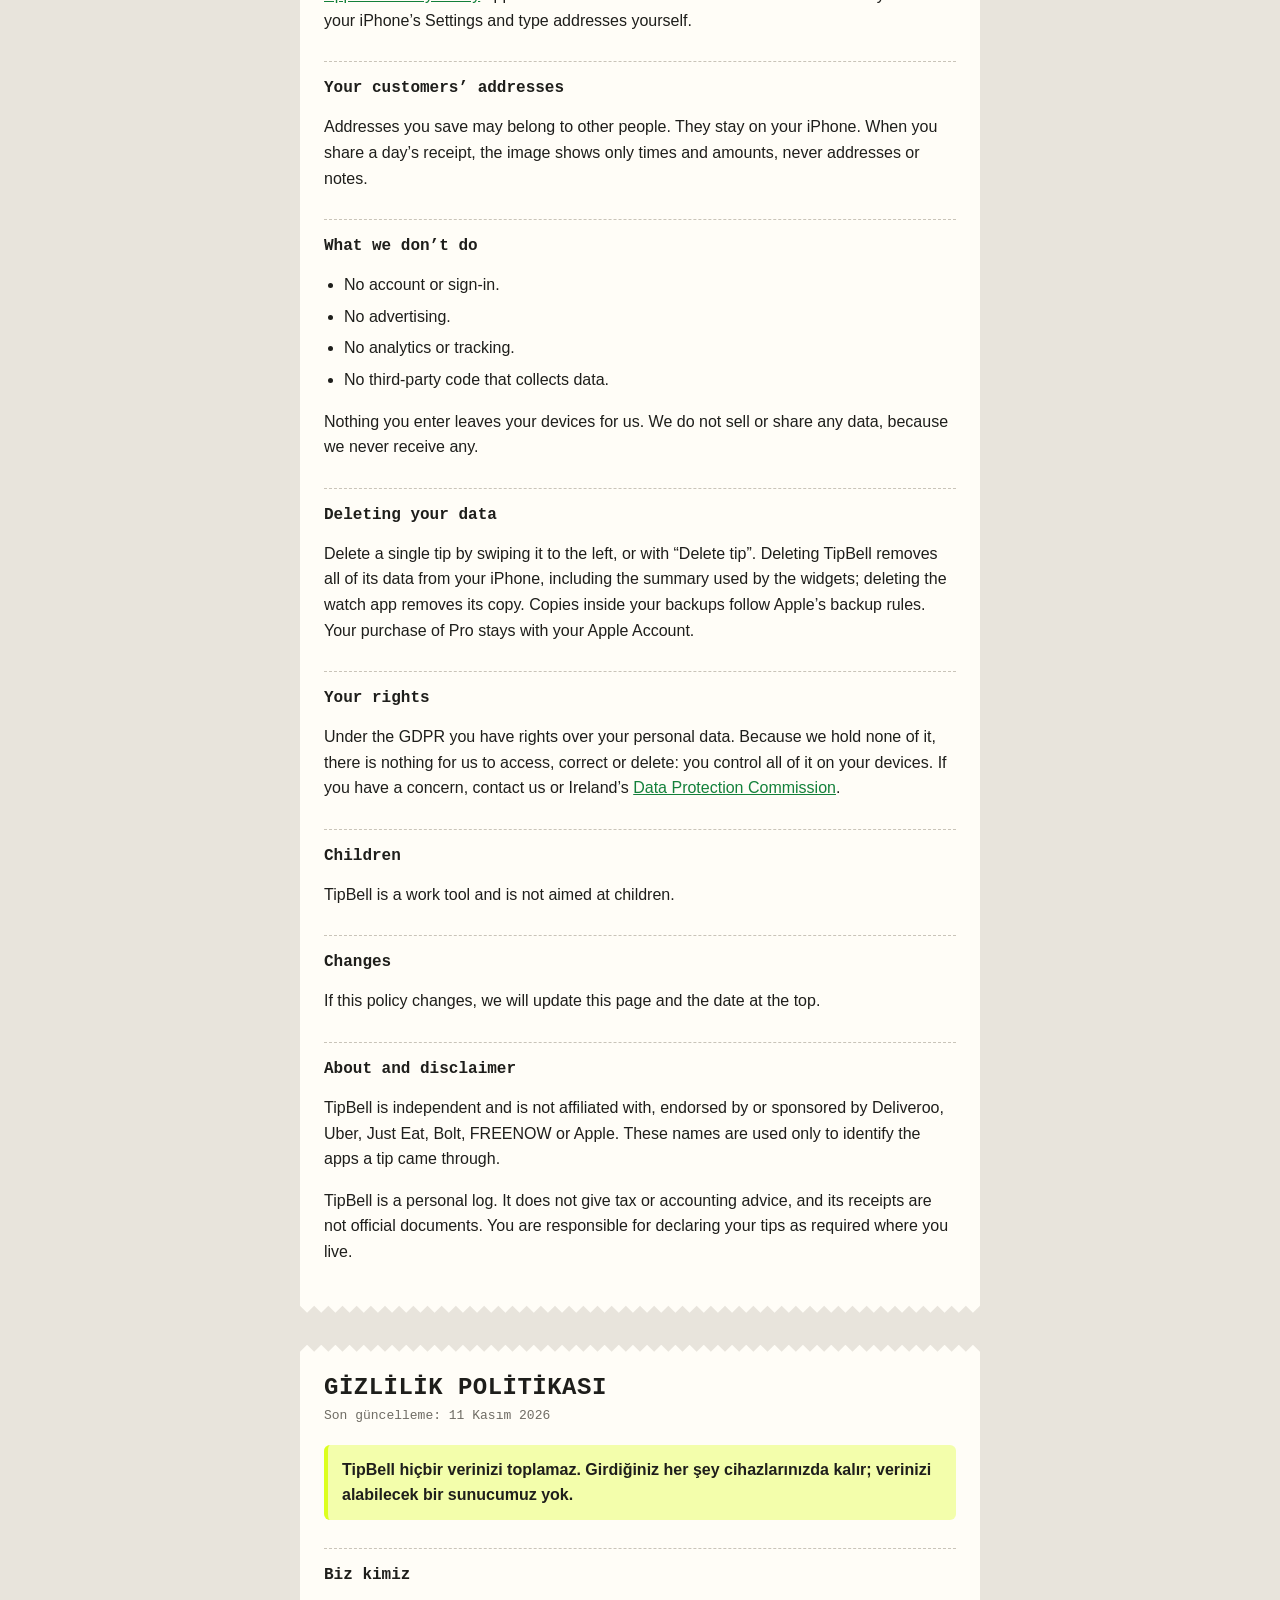
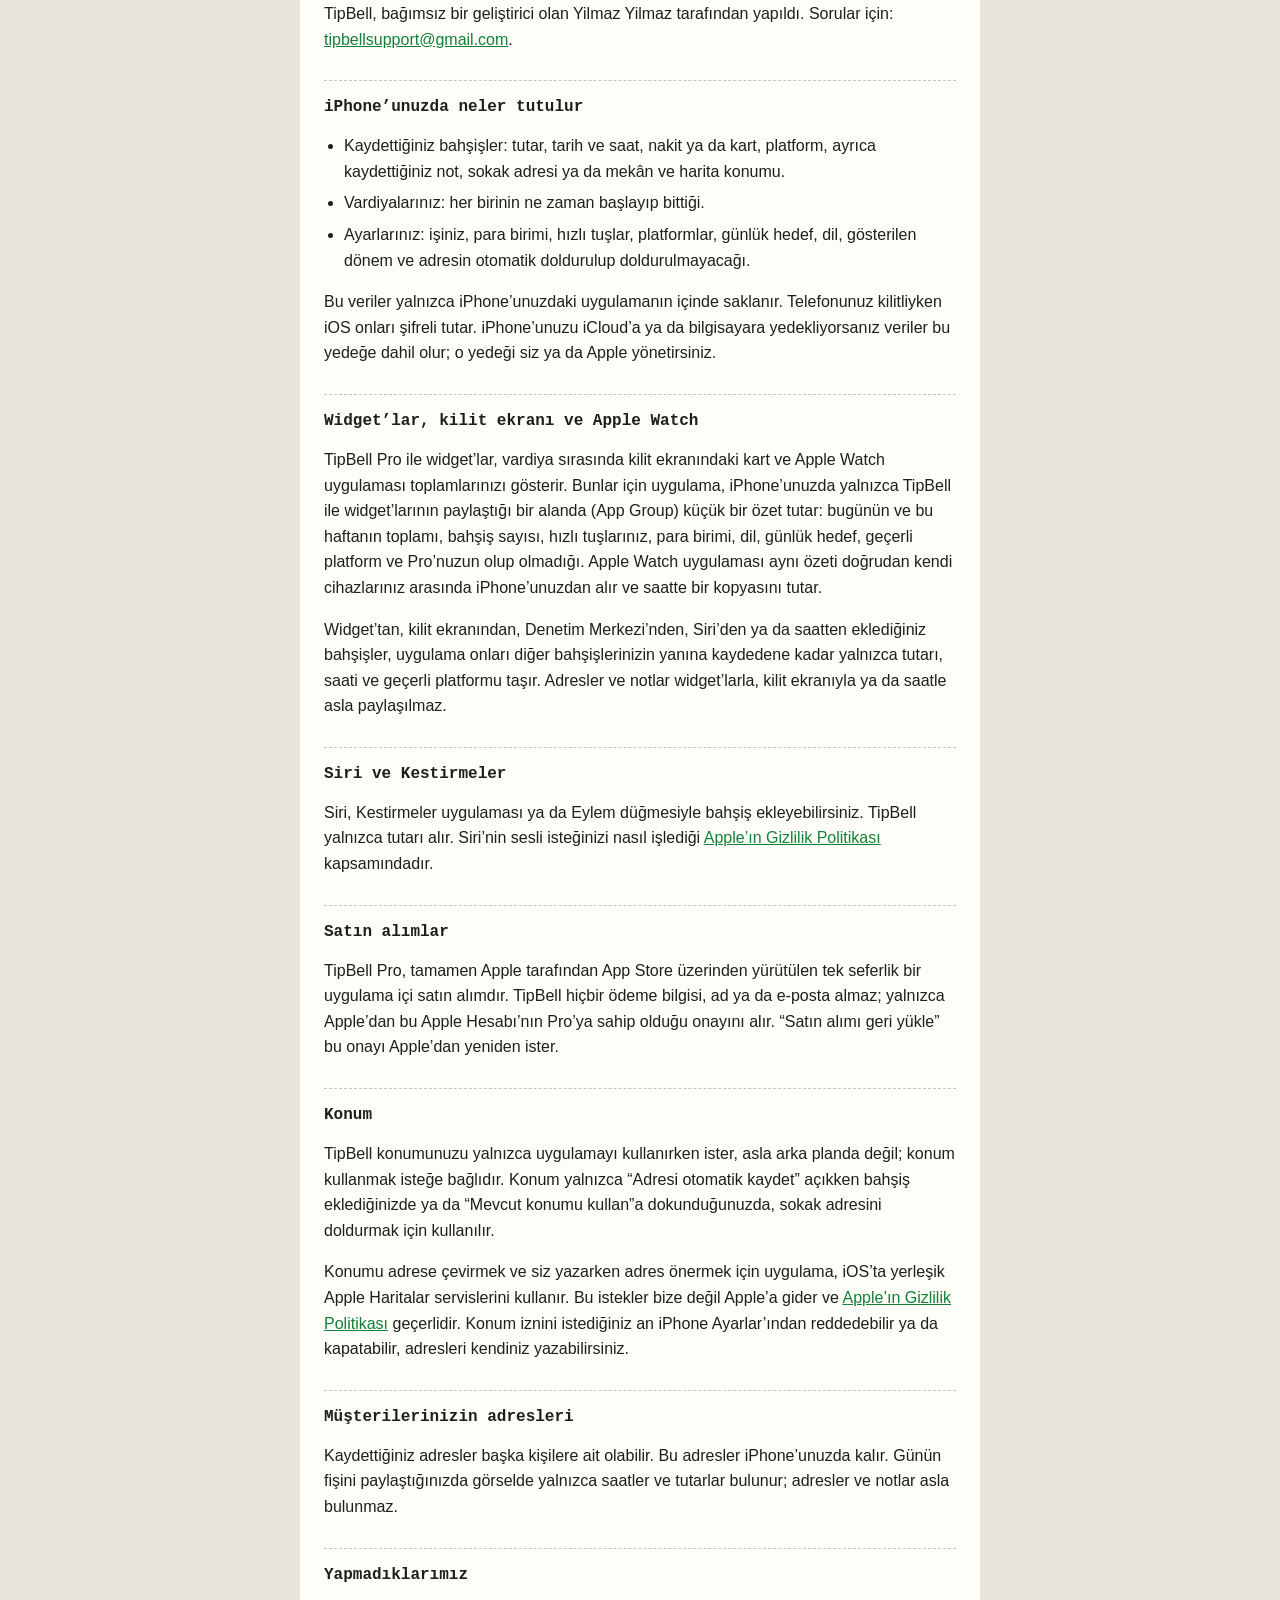
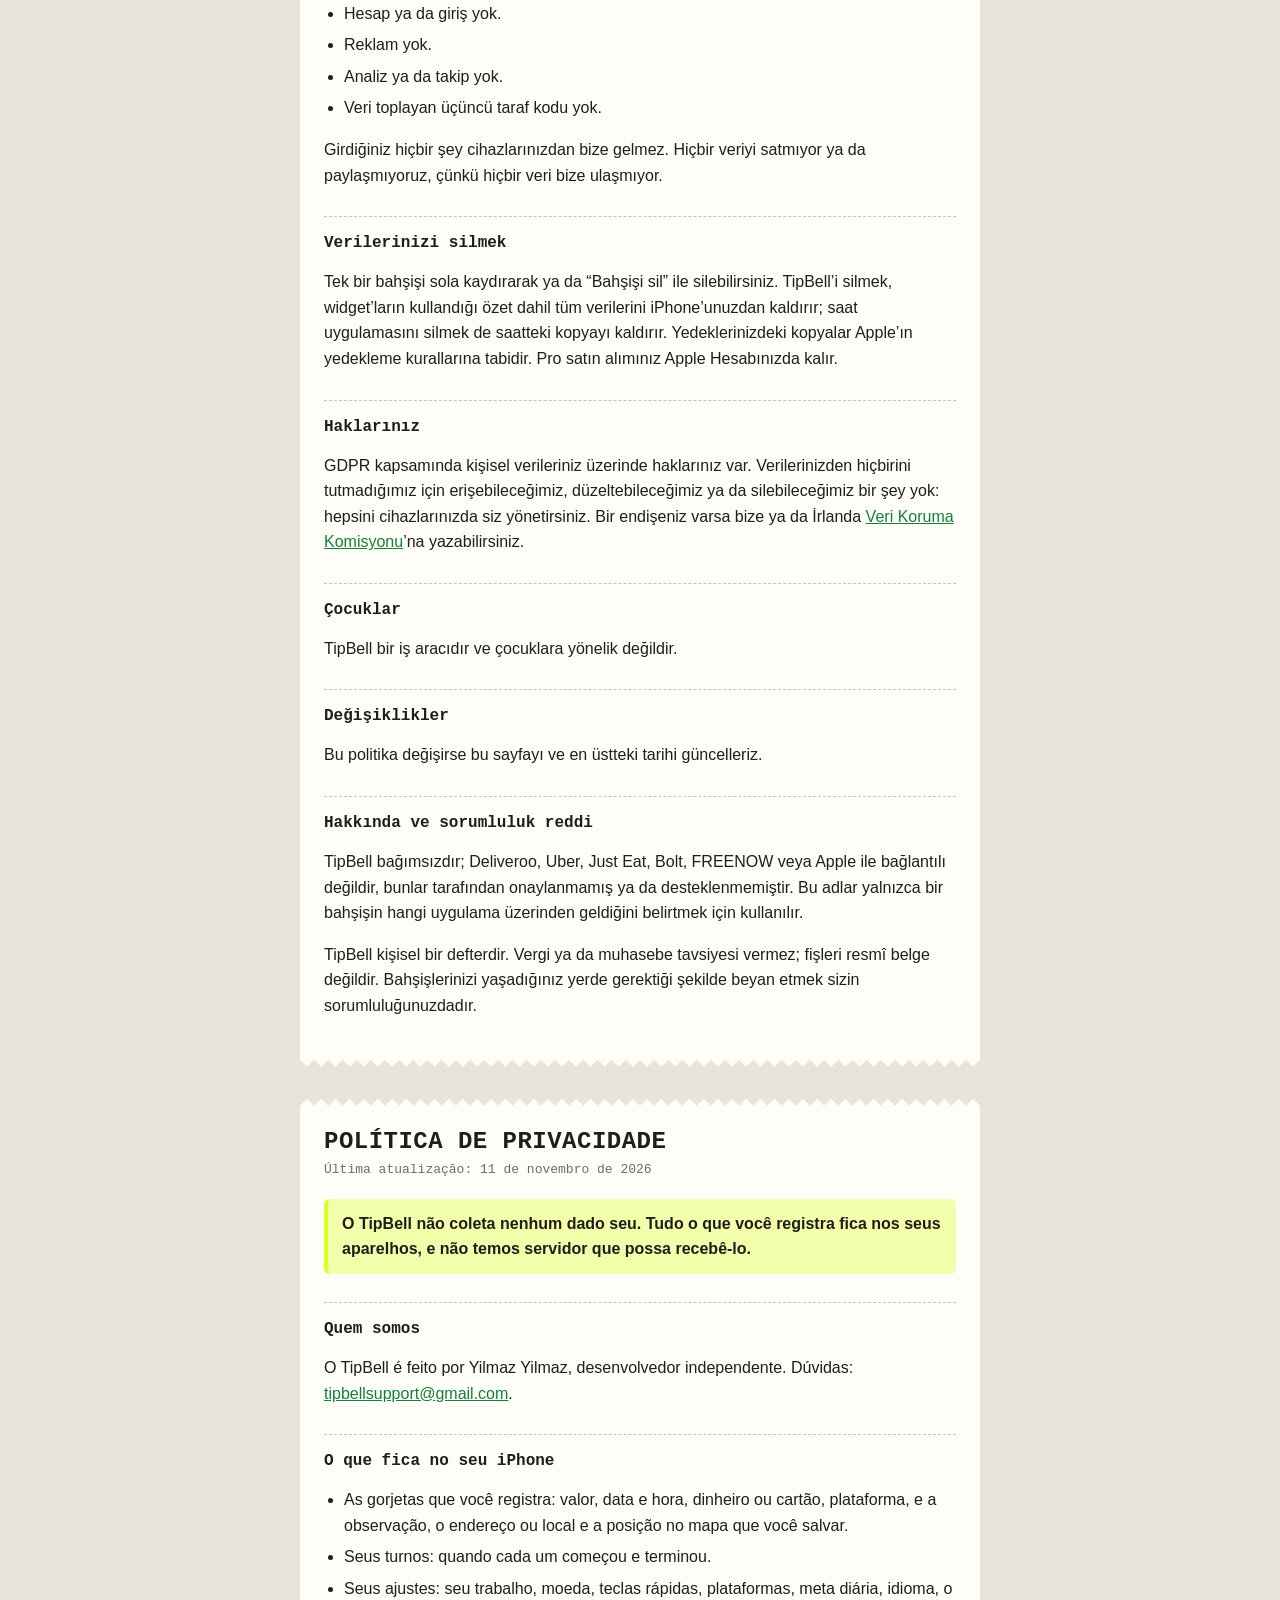
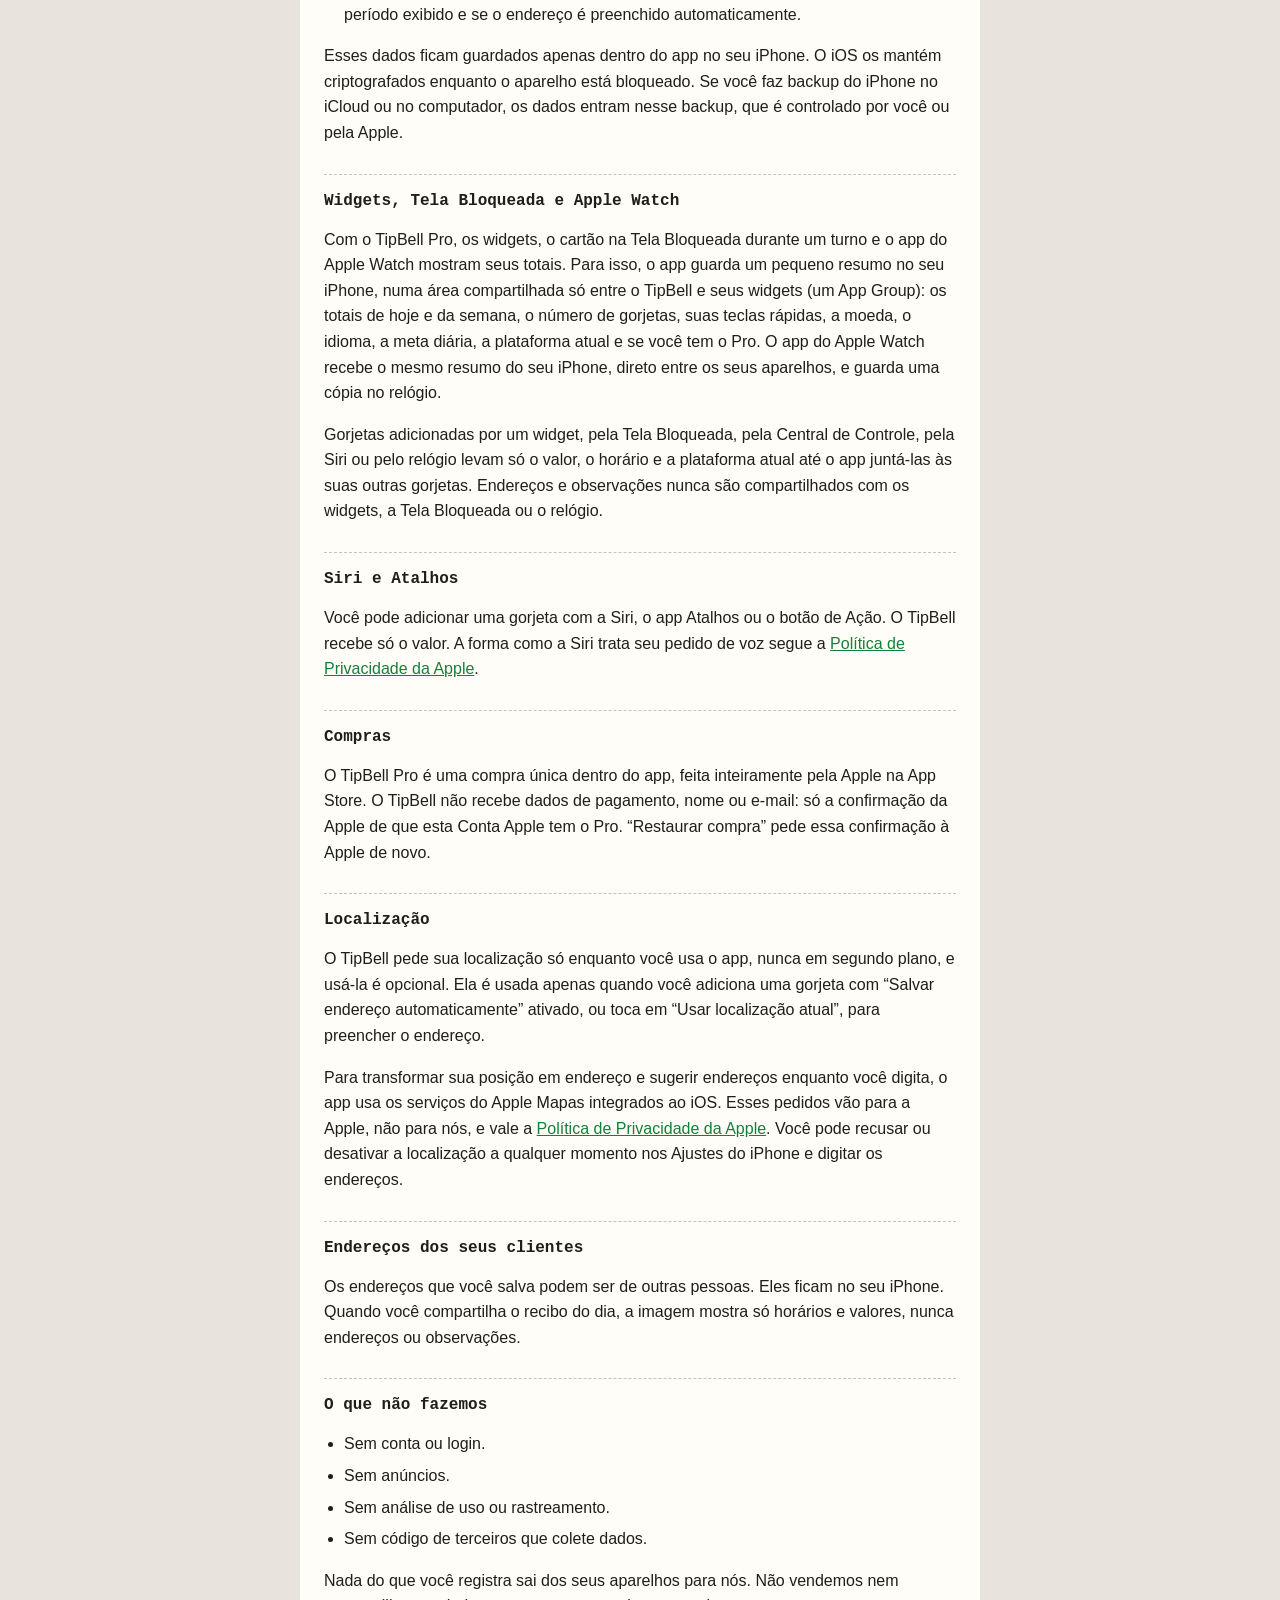
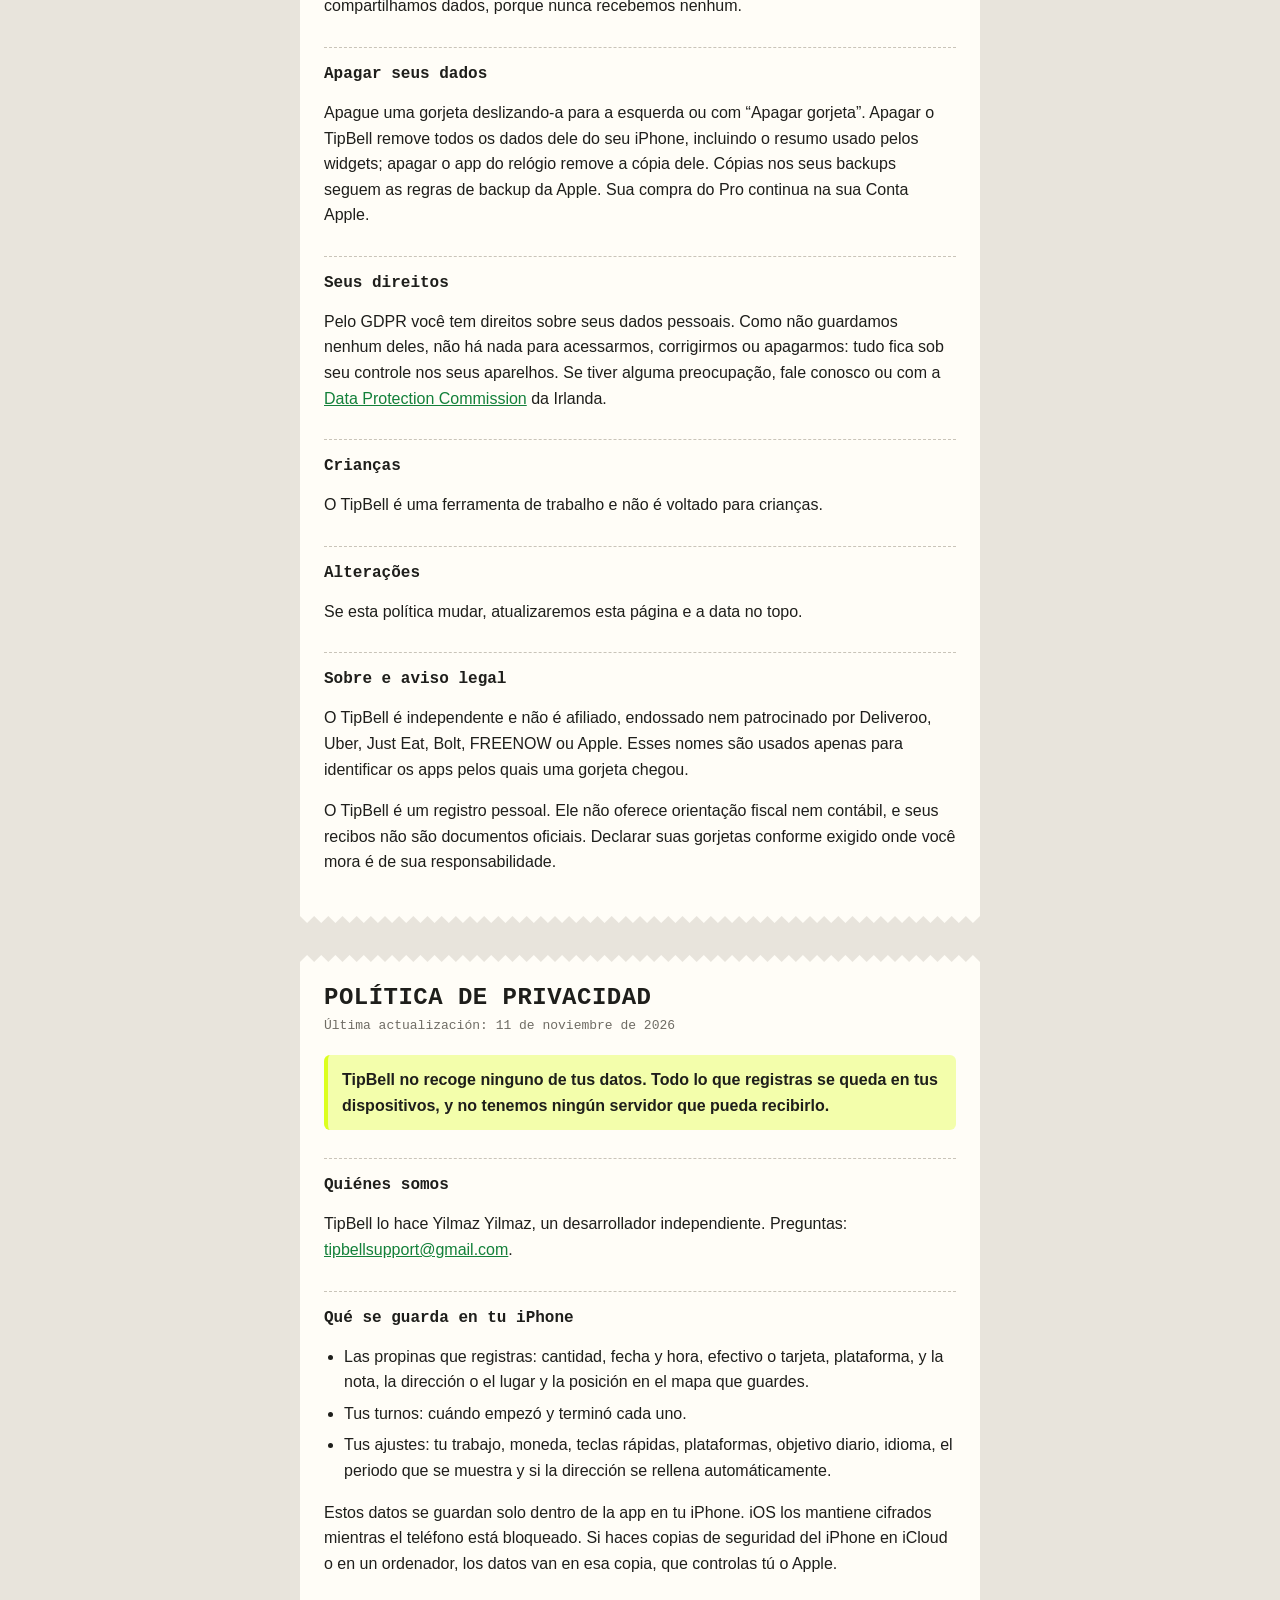
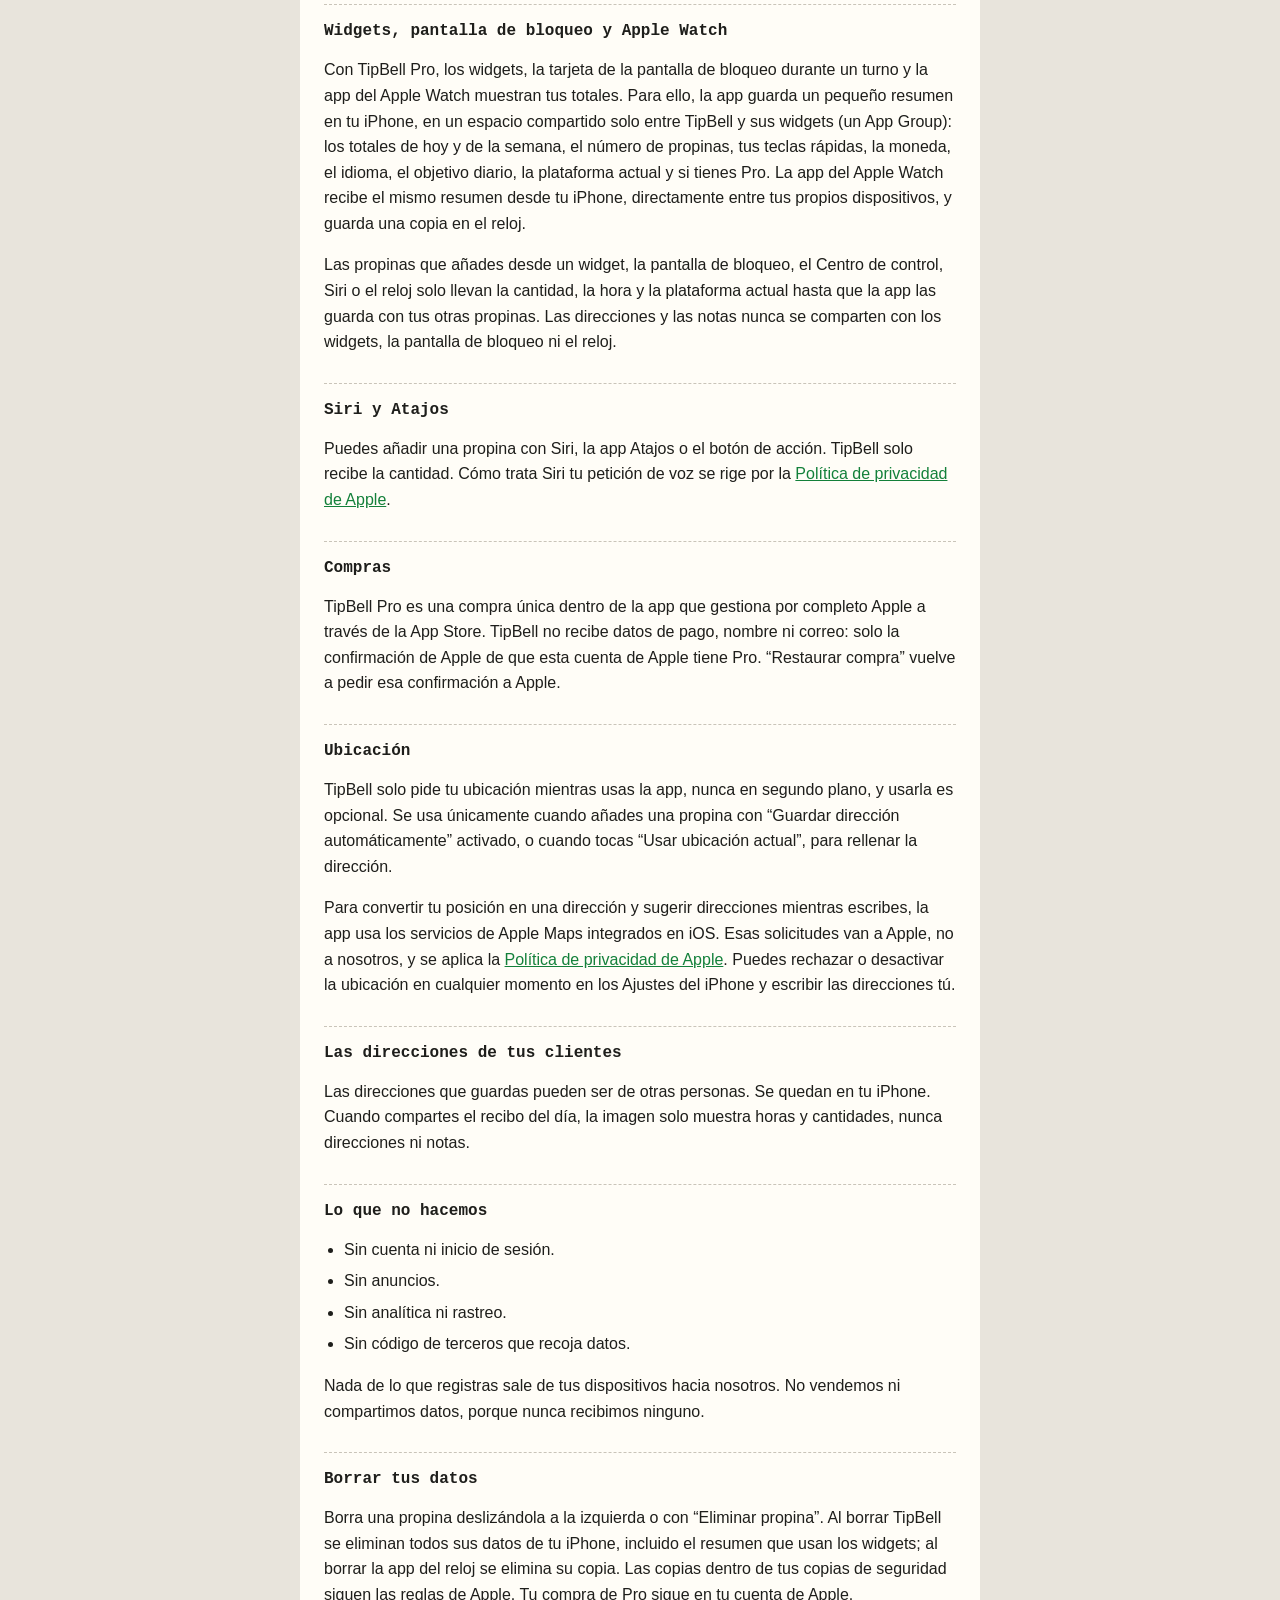
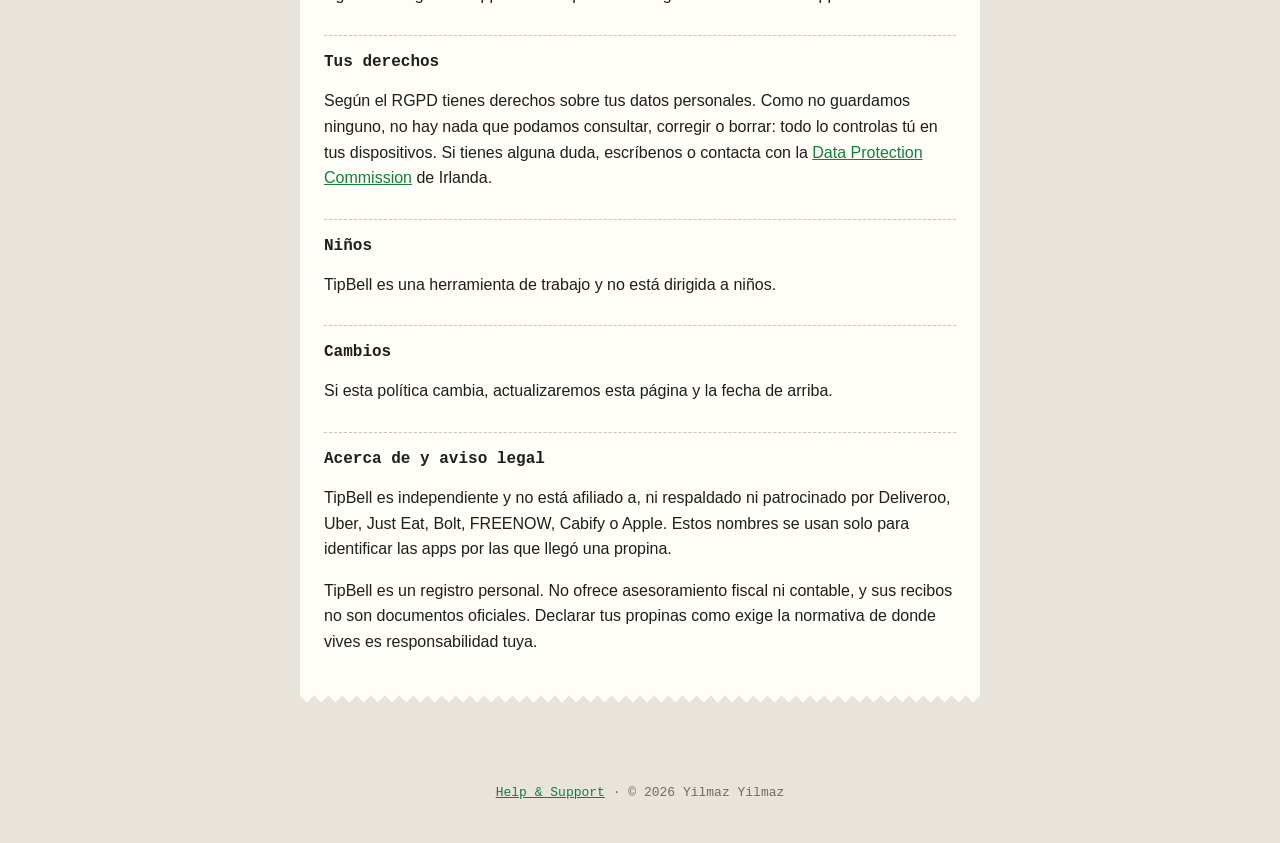
<file: privacy.html>
<!doctype html>
<html lang="en">
<head>
<meta charset="utf-8">
<meta name="viewport" content="width=device-width, initial-scale=1">
<meta name="color-scheme" content="light dark">
<title>TipBell – Privacy Policy</title>
<meta name="description" content="TipBell does not collect your data. Everything you enter stays on your devices.">
<link rel="stylesheet" href="style.css">
</head>
<body>
<header class="bar">
  <a class="brand" href="index.html"><span class="key">€</span>TipBell</a>
  <nav class="langs" aria-label="Language">
    <a href="#en" hreflang="en">English</a>
    <a href="#tr" hreflang="tr">Türkçe</a>
    <a href="#pt" hreflang="pt-BR">Português</a>
    <a href="#es" hreflang="es">Español</a>
  </nav>
</header>

<main>

<article class="receipt" id="en" lang="en">
  <h1>Privacy Policy</h1>
  <p class="meta">Last updated: 11 November 2026</p>
  <p class="lead">TipBell does not collect any of your data. Everything you enter stays on your devices, and we have no server that could receive it.</p>

  <h2>Who we are</h2>
  <p>TipBell is made by Yilmaz Yilmaz, an independent developer. Questions: <a href="mailto:tipbellsupport@gmail.com">tipbellsupport@gmail.com</a>.</p>

  <h2>What stays on your iPhone</h2>
  <ul>
    <li>The tips you log: amount, date and time, cash or card, platform, and any note, street address or venue, and map position you save.</li>
    <li>Your shifts: when each one started and ended.</li>
    <li>Your settings: your work, currency, quick keys, platforms, daily goal, language, the period shown, and whether addresses are filled in automatically.</li>
  </ul>
  <p>This data is stored only inside the app on your iPhone. iOS keeps it encrypted while your phone is locked. If you back up your iPhone to iCloud or a computer, the data is part of that backup, which you or Apple control.</p>

  <h2>Widgets, Lock Screen and Apple Watch</h2>
  <p>With TipBell Pro, the widgets, the Lock Screen card during a shift and the Apple Watch app show your totals. For them, the app keeps a small summary on your iPhone, in a storage area shared only between TipBell and its widgets (an App Group): today’s and this week’s totals, the number of tips, your quick keys, currency, language, daily goal, current platform, and whether you have Pro. The Apple Watch app receives the same summary from your iPhone, directly between your own devices, and keeps a copy on the watch.</p>
  <p>Tips you add from a widget, the Lock Screen, Control Center, Siri or the watch carry only the amount, the time and the current platform until the app files them with your other tips. Addresses and notes are never shared with the widgets, the Lock Screen or the watch.</p>

  <h2>Siri and Shortcuts</h2>
  <p>You can add a tip with Siri, the Shortcuts app or the Action button. TipBell receives only the amount. How Siri handles your voice request is covered by <a href="https://www.apple.com/legal/privacy/">Apple’s Privacy Policy</a>.</p>

  <h2>Purchases</h2>
  <p>TipBell Pro is a one-time in-app purchase handled entirely by Apple through the App Store. TipBell receives no payment details, name or email: only Apple’s confirmation that this Apple Account owns Pro. “Restore purchase” asks Apple for that confirmation again.</p>

  <h2>Location</h2>
  <p>TipBell asks for your location only while you use the app, never in the background, and using it is optional. It is used only when you add a tip with “Save address automatically” turned on, or when you tap “Use current location”, to fill in the street address.</p>
  <p>To turn your position into an address, and to suggest addresses while you type, the app uses Apple Maps services built into iOS. These requests go to Apple, not to us, and <a href="https://www.apple.com/legal/privacy/">Apple’s Privacy Policy</a> applies. You can refuse or turn off location access at any time in your iPhone’s Settings and type addresses yourself.</p>

  <h2>Your customers’ addresses</h2>
  <p>Addresses you save may belong to other people. They stay on your iPhone. When you share a day’s receipt, the image shows only times and amounts, never addresses or notes.</p>

  <h2>What we don’t do</h2>
  <ul>
    <li>No account or sign-in.</li>
    <li>No advertising.</li>
    <li>No analytics or tracking.</li>
    <li>No third-party code that collects data.</li>
  </ul>
  <p>Nothing you enter leaves your devices for us. We do not sell or share any data, because we never receive any.</p>

  <h2>Deleting your data</h2>
  <p>Delete a single tip by swiping it to the left, or with “Delete tip”. Deleting TipBell removes all of its data from your iPhone, including the summary used by the widgets; deleting the watch app removes its copy. Copies inside your backups follow Apple’s backup rules. Your purchase of Pro stays with your Apple Account.</p>

  <h2>Your rights</h2>
  <p>Under the GDPR you have rights over your personal data. Because we hold none of it, there is nothing for us to access, correct or delete: you control all of it on your devices. If you have a concern, contact us or Ireland’s <a href="https://www.dataprotection.ie/">Data Protection Commission</a>.</p>

  <h2>Children</h2>
  <p>TipBell is a work tool and is not aimed at children.</p>

  <h2>Changes</h2>
  <p>If this policy changes, we will update this page and the date at the top.</p>

  <h2>About and disclaimer</h2>
  <p>TipBell is independent and is not affiliated with, endorsed by or sponsored by Deliveroo, Uber, Just Eat, Bolt, FREENOW or Apple. These names are used only to identify the apps a tip came through.</p>
  <p>TipBell is a personal log. It does not give tax or accounting advice, and its receipts are not official documents. You are responsible for declaring your tips as required where you live.</p>
</article>

<article class="receipt" id="tr" lang="tr">
  <h1>Gizlilik Politikası</h1>
  <p class="meta">Son güncelleme: 11 Kasım 2026</p>
  <p class="lead">TipBell hiçbir verinizi toplamaz. Girdiğiniz her şey cihazlarınızda kalır; verinizi alabilecek bir sunucumuz yok.</p>

  <h2>Biz kimiz</h2>
  <p>TipBell, bağımsız bir geliştirici olan Yilmaz Yilmaz tarafından yapıldı. Sorular için: <a href="mailto:tipbellsupport@gmail.com">tipbellsupport@gmail.com</a>.</p>

  <h2>iPhone’unuzda neler tutulur</h2>
  <ul>
    <li>Kaydettiğiniz bahşişler: tutar, tarih ve saat, nakit ya da kart, platform, ayrıca kaydettiğiniz not, sokak adresi ya da mekân ve harita konumu.</li>
    <li>Vardiyalarınız: her birinin ne zaman başlayıp bittiği.</li>
    <li>Ayarlarınız: işiniz, para birimi, hızlı tuşlar, platformlar, günlük hedef, dil, gösterilen dönem ve adresin otomatik doldurulup doldurulmayacağı.</li>
  </ul>
  <p>Bu veriler yalnızca iPhone’unuzdaki uygulamanın içinde saklanır. Telefonunuz kilitliyken iOS onları şifreli tutar. iPhone’unuzu iCloud’a ya da bilgisayara yedekliyorsanız veriler bu yedeğe dahil olur; o yedeği siz ya da Apple yönetirsiniz.</p>

  <h2>Widget’lar, kilit ekranı ve Apple Watch</h2>
  <p>TipBell Pro ile widget’lar, vardiya sırasında kilit ekranındaki kart ve Apple Watch uygulaması toplamlarınızı gösterir. Bunlar için uygulama, iPhone’unuzda yalnızca TipBell ile widget’larının paylaştığı bir alanda (App Group) küçük bir özet tutar: bugünün ve bu haftanın toplamı, bahşiş sayısı, hızlı tuşlarınız, para birimi, dil, günlük hedef, geçerli platform ve Pro’nuzun olup olmadığı. Apple Watch uygulaması aynı özeti doğrudan kendi cihazlarınız arasında iPhone’unuzdan alır ve saatte bir kopyasını tutar.</p>
  <p>Widget’tan, kilit ekranından, Denetim Merkezi’nden, Siri’den ya da saatten eklediğiniz bahşişler, uygulama onları diğer bahşişlerinizin yanına kaydedene kadar yalnızca tutarı, saati ve geçerli platformu taşır. Adresler ve notlar widget’larla, kilit ekranıyla ya da saatle asla paylaşılmaz.</p>

  <h2>Siri ve Kestirmeler</h2>
  <p>Siri, Kestirmeler uygulaması ya da Eylem düğmesiyle bahşiş ekleyebilirsiniz. TipBell yalnızca tutarı alır. Siri’nin sesli isteğinizi nasıl işlediği <a href="https://www.apple.com/legal/privacy/">Apple’ın Gizlilik Politikası</a> kapsamındadır.</p>

  <h2>Satın alımlar</h2>
  <p>TipBell Pro, tamamen Apple tarafından App Store üzerinden yürütülen tek seferlik bir uygulama içi satın alımdır. TipBell hiçbir ödeme bilgisi, ad ya da e-posta almaz; yalnızca Apple’dan bu Apple Hesabı’nın Pro’ya sahip olduğu onayını alır. “Satın alımı geri yükle” bu onayı Apple’dan yeniden ister.</p>

  <h2>Konum</h2>
  <p>TipBell konumunuzu yalnızca uygulamayı kullanırken ister, asla arka planda değil; konum kullanmak isteğe bağlıdır. Konum yalnızca “Adresi otomatik kaydet” açıkken bahşiş eklediğinizde ya da “Mevcut konumu kullan”a dokunduğunuzda, sokak adresini doldurmak için kullanılır.</p>
  <p>Konumu adrese çevirmek ve siz yazarken adres önermek için uygulama, iOS’ta yerleşik Apple Haritalar servislerini kullanır. Bu istekler bize değil Apple’a gider ve <a href="https://www.apple.com/legal/privacy/">Apple’ın Gizlilik Politikası</a> geçerlidir. Konum iznini istediğiniz an iPhone Ayarlar’ından reddedebilir ya da kapatabilir, adresleri kendiniz yazabilirsiniz.</p>

  <h2>Müşterilerinizin adresleri</h2>
  <p>Kaydettiğiniz adresler başka kişilere ait olabilir. Bu adresler iPhone’unuzda kalır. Günün fişini paylaştığınızda görselde yalnızca saatler ve tutarlar bulunur; adresler ve notlar asla bulunmaz.</p>

  <h2>Yapmadıklarımız</h2>
  <ul>
    <li>Hesap ya da giriş yok.</li>
    <li>Reklam yok.</li>
    <li>Analiz ya da takip yok.</li>
    <li>Veri toplayan üçüncü taraf kodu yok.</li>
  </ul>
  <p>Girdiğiniz hiçbir şey cihazlarınızdan bize gelmez. Hiçbir veriyi satmıyor ya da paylaşmıyoruz, çünkü hiçbir veri bize ulaşmıyor.</p>

  <h2>Verilerinizi silmek</h2>
  <p>Tek bir bahşişi sola kaydırarak ya da “Bahşişi sil” ile silebilirsiniz. TipBell’i silmek, widget’ların kullandığı özet dahil tüm verilerini iPhone’unuzdan kaldırır; saat uygulamasını silmek de saatteki kopyayı kaldırır. Yedeklerinizdeki kopyalar Apple’ın yedekleme kurallarına tabidir. Pro satın alımınız Apple Hesabınızda kalır.</p>

  <h2>Haklarınız</h2>
  <p>GDPR kapsamında kişisel verileriniz üzerinde haklarınız var. Verilerinizden hiçbirini tutmadığımız için erişebileceğimiz, düzeltebileceğimiz ya da silebileceğimiz bir şey yok: hepsini cihazlarınızda siz yönetirsiniz. Bir endişeniz varsa bize ya da İrlanda <a href="https://www.dataprotection.ie/">Veri Koruma Komisyonu</a>’na yazabilirsiniz.</p>

  <h2>Çocuklar</h2>
  <p>TipBell bir iş aracıdır ve çocuklara yönelik değildir.</p>

  <h2>Değişiklikler</h2>
  <p>Bu politika değişirse bu sayfayı ve en üstteki tarihi güncelleriz.</p>

  <h2>Hakkında ve sorumluluk reddi</h2>
  <p>TipBell bağımsızdır; Deliveroo, Uber, Just Eat, Bolt, FREENOW veya Apple ile bağlantılı değildir, bunlar tarafından onaylanmamış ya da desteklenmemiştir. Bu adlar yalnızca bir bahşişin hangi uygulama üzerinden geldiğini belirtmek için kullanılır.</p>
  <p>TipBell kişisel bir defterdir. Vergi ya da muhasebe tavsiyesi vermez; fişleri resmî belge değildir. Bahşişlerinizi yaşadığınız yerde gerektiği şekilde beyan etmek sizin sorumluluğunuzdadır.</p>
</article>

<article class="receipt" id="pt" lang="pt-BR">
  <h1>Política de Privacidade</h1>
  <p class="meta">Última atualização: 11 de novembro de 2026</p>
  <p class="lead">O TipBell não coleta nenhum dado seu. Tudo o que você registra fica nos seus aparelhos, e não temos servidor que possa recebê-lo.</p>

  <h2>Quem somos</h2>
  <p>O TipBell é feito por Yilmaz Yilmaz, desenvolvedor independente. Dúvidas: <a href="mailto:tipbellsupport@gmail.com">tipbellsupport@gmail.com</a>.</p>

  <h2>O que fica no seu iPhone</h2>
  <ul>
    <li>As gorjetas que você registra: valor, data e hora, dinheiro ou cartão, plataforma, e a observação, o endereço ou local e a posição no mapa que você salvar.</li>
    <li>Seus turnos: quando cada um começou e terminou.</li>
    <li>Seus ajustes: seu trabalho, moeda, teclas rápidas, plataformas, meta diária, idioma, o período exibido e se o endereço é preenchido automaticamente.</li>
  </ul>
  <p>Esses dados ficam guardados apenas dentro do app no seu iPhone. O iOS os mantém criptografados enquanto o aparelho está bloqueado. Se você faz backup do iPhone no iCloud ou no computador, os dados entram nesse backup, que é controlado por você ou pela Apple.</p>

  <h2>Widgets, Tela Bloqueada e Apple Watch</h2>
  <p>Com o TipBell Pro, os widgets, o cartão na Tela Bloqueada durante um turno e o app do Apple Watch mostram seus totais. Para isso, o app guarda um pequeno resumo no seu iPhone, numa área compartilhada só entre o TipBell e seus widgets (um App Group): os totais de hoje e da semana, o número de gorjetas, suas teclas rápidas, a moeda, o idioma, a meta diária, a plataforma atual e se você tem o Pro. O app do Apple Watch recebe o mesmo resumo do seu iPhone, direto entre os seus aparelhos, e guarda uma cópia no relógio.</p>
  <p>Gorjetas adicionadas por um widget, pela Tela Bloqueada, pela Central de Controle, pela Siri ou pelo relógio levam só o valor, o horário e a plataforma atual até o app juntá-las às suas outras gorjetas. Endereços e observações nunca são compartilhados com os widgets, a Tela Bloqueada ou o relógio.</p>

  <h2>Siri e Atalhos</h2>
  <p>Você pode adicionar uma gorjeta com a Siri, o app Atalhos ou o botão de Ação. O TipBell recebe só o valor. A forma como a Siri trata seu pedido de voz segue a <a href="https://www.apple.com/legal/privacy/">Política de Privacidade da Apple</a>.</p>

  <h2>Compras</h2>
  <p>O TipBell Pro é uma compra única dentro do app, feita inteiramente pela Apple na App Store. O TipBell não recebe dados de pagamento, nome ou e-mail: só a confirmação da Apple de que esta Conta Apple tem o Pro. “Restaurar compra” pede essa confirmação à Apple de novo.</p>

  <h2>Localização</h2>
  <p>O TipBell pede sua localização só enquanto você usa o app, nunca em segundo plano, e usá-la é opcional. Ela é usada apenas quando você adiciona uma gorjeta com “Salvar endereço automaticamente” ativado, ou toca em “Usar localização atual”, para preencher o endereço.</p>
  <p>Para transformar sua posição em endereço e sugerir endereços enquanto você digita, o app usa os serviços do Apple Mapas integrados ao iOS. Esses pedidos vão para a Apple, não para nós, e vale a <a href="https://www.apple.com/legal/privacy/">Política de Privacidade da Apple</a>. Você pode recusar ou desativar a localização a qualquer momento nos Ajustes do iPhone e digitar os endereços.</p>

  <h2>Endereços dos seus clientes</h2>
  <p>Os endereços que você salva podem ser de outras pessoas. Eles ficam no seu iPhone. Quando você compartilha o recibo do dia, a imagem mostra só horários e valores, nunca endereços ou observações.</p>

  <h2>O que não fazemos</h2>
  <ul>
    <li>Sem conta ou login.</li>
    <li>Sem anúncios.</li>
    <li>Sem análise de uso ou rastreamento.</li>
    <li>Sem código de terceiros que colete dados.</li>
  </ul>
  <p>Nada do que você registra sai dos seus aparelhos para nós. Não vendemos nem compartilhamos dados, porque nunca recebemos nenhum.</p>

  <h2>Apagar seus dados</h2>
  <p>Apague uma gorjeta deslizando-a para a esquerda ou com “Apagar gorjeta”. Apagar o TipBell remove todos os dados dele do seu iPhone, incluindo o resumo usado pelos widgets; apagar o app do relógio remove a cópia dele. Cópias nos seus backups seguem as regras de backup da Apple. Sua compra do Pro continua na sua Conta Apple.</p>

  <h2>Seus direitos</h2>
  <p>Pelo GDPR você tem direitos sobre seus dados pessoais. Como não guardamos nenhum deles, não há nada para acessarmos, corrigirmos ou apagarmos: tudo fica sob seu controle nos seus aparelhos. Se tiver alguma preocupação, fale conosco ou com a <a href="https://www.dataprotection.ie/">Data Protection Commission</a> da Irlanda.</p>

  <h2>Crianças</h2>
  <p>O TipBell é uma ferramenta de trabalho e não é voltado para crianças.</p>

  <h2>Alterações</h2>
  <p>Se esta política mudar, atualizaremos esta página e a data no topo.</p>

  <h2>Sobre e aviso legal</h2>
  <p>O TipBell é independente e não é afiliado, endossado nem patrocinado por Deliveroo, Uber, Just Eat, Bolt, FREENOW ou Apple. Esses nomes são usados apenas para identificar os apps pelos quais uma gorjeta chegou.</p>
  <p>O TipBell é um registro pessoal. Ele não oferece orientação fiscal nem contábil, e seus recibos não são documentos oficiais. Declarar suas gorjetas conforme exigido onde você mora é de sua responsabilidade.</p>
</article>

<article class="receipt" id="es" lang="es">
  <h1>Política de privacidad</h1>
  <p class="meta">Última actualización: 11 de noviembre de 2026</p>
  <p class="lead">TipBell no recoge ninguno de tus datos. Todo lo que registras se queda en tus dispositivos, y no tenemos ningún servidor que pueda recibirlo.</p>

  <h2>Quiénes somos</h2>
  <p>TipBell lo hace Yilmaz Yilmaz, un desarrollador independiente. Preguntas: <a href="mailto:tipbellsupport@gmail.com">tipbellsupport@gmail.com</a>.</p>

  <h2>Qué se guarda en tu iPhone</h2>
  <ul>
    <li>Las propinas que registras: cantidad, fecha y hora, efectivo o tarjeta, plataforma, y la nota, la dirección o el lugar y la posición en el mapa que guardes.</li>
    <li>Tus turnos: cuándo empezó y terminó cada uno.</li>
    <li>Tus ajustes: tu trabajo, moneda, teclas rápidas, plataformas, objetivo diario, idioma, el periodo que se muestra y si la dirección se rellena automáticamente.</li>
  </ul>
  <p>Estos datos se guardan solo dentro de la app en tu iPhone. iOS los mantiene cifrados mientras el teléfono está bloqueado. Si haces copias de seguridad del iPhone en iCloud o en un ordenador, los datos van en esa copia, que controlas tú o Apple.</p>

  <h2>Widgets, pantalla de bloqueo y Apple Watch</h2>
  <p>Con TipBell Pro, los widgets, la tarjeta de la pantalla de bloqueo durante un turno y la app del Apple Watch muestran tus totales. Para ello, la app guarda un pequeño resumen en tu iPhone, en un espacio compartido solo entre TipBell y sus widgets (un App Group): los totales de hoy y de la semana, el número de propinas, tus teclas rápidas, la moneda, el idioma, el objetivo diario, la plataforma actual y si tienes Pro. La app del Apple Watch recibe el mismo resumen desde tu iPhone, directamente entre tus propios dispositivos, y guarda una copia en el reloj.</p>
  <p>Las propinas que añades desde un widget, la pantalla de bloqueo, el Centro de control, Siri o el reloj solo llevan la cantidad, la hora y la plataforma actual hasta que la app las guarda con tus otras propinas. Las direcciones y las notas nunca se comparten con los widgets, la pantalla de bloqueo ni el reloj.</p>

  <h2>Siri y Atajos</h2>
  <p>Puedes añadir una propina con Siri, la app Atajos o el botón de acción. TipBell solo recibe la cantidad. Cómo trata Siri tu petición de voz se rige por la <a href="https://www.apple.com/legal/privacy/">Política de privacidad de Apple</a>.</p>

  <h2>Compras</h2>
  <p>TipBell Pro es una compra única dentro de la app que gestiona por completo Apple a través de la App Store. TipBell no recibe datos de pago, nombre ni correo: solo la confirmación de Apple de que esta cuenta de Apple tiene Pro. “Restaurar compra” vuelve a pedir esa confirmación a Apple.</p>

  <h2>Ubicación</h2>
  <p>TipBell solo pide tu ubicación mientras usas la app, nunca en segundo plano, y usarla es opcional. Se usa únicamente cuando añades una propina con “Guardar dirección automáticamente” activado, o cuando tocas “Usar ubicación actual”, para rellenar la dirección.</p>
  <p>Para convertir tu posición en una dirección y sugerir direcciones mientras escribes, la app usa los servicios de Apple Maps integrados en iOS. Esas solicitudes van a Apple, no a nosotros, y se aplica la <a href="https://www.apple.com/legal/privacy/">Política de privacidad de Apple</a>. Puedes rechazar o desactivar la ubicación en cualquier momento en los Ajustes del iPhone y escribir las direcciones tú.</p>

  <h2>Las direcciones de tus clientes</h2>
  <p>Las direcciones que guardas pueden ser de otras personas. Se quedan en tu iPhone. Cuando compartes el recibo del día, la imagen solo muestra horas y cantidades, nunca direcciones ni notas.</p>

  <h2>Lo que no hacemos</h2>
  <ul>
    <li>Sin cuenta ni inicio de sesión.</li>
    <li>Sin anuncios.</li>
    <li>Sin analítica ni rastreo.</li>
    <li>Sin código de terceros que recoja datos.</li>
  </ul>
  <p>Nada de lo que registras sale de tus dispositivos hacia nosotros. No vendemos ni compartimos datos, porque nunca recibimos ninguno.</p>

  <h2>Borrar tus datos</h2>
  <p>Borra una propina deslizándola a la izquierda o con “Eliminar propina”. Al borrar TipBell se eliminan todos sus datos de tu iPhone, incluido el resumen que usan los widgets; al borrar la app del reloj se elimina su copia. Las copias dentro de tus copias de seguridad siguen las reglas de Apple. Tu compra de Pro sigue en tu cuenta de Apple.</p>

  <h2>Tus derechos</h2>
  <p>Según el RGPD tienes derechos sobre tus datos personales. Como no guardamos ninguno, no hay nada que podamos consultar, corregir o borrar: todo lo controlas tú en tus dispositivos. Si tienes alguna duda, escríbenos o contacta con la <a href="https://www.dataprotection.ie/">Data Protection Commission</a> de Irlanda.</p>

  <h2>Niños</h2>
  <p>TipBell es una herramienta de trabajo y no está dirigida a niños.</p>

  <h2>Cambios</h2>
  <p>Si esta política cambia, actualizaremos esta página y la fecha de arriba.</p>

  <h2>Acerca de y aviso legal</h2>
  <p>TipBell es independiente y no está afiliado a, ni respaldado ni patrocinado por Deliveroo, Uber, Just Eat, Bolt, FREENOW, Cabify o Apple. Estos nombres se usan solo para identificar las apps por las que llegó una propina.</p>
  <p>TipBell es un registro personal. No ofrece asesoramiento fiscal ni contable, y sus recibos no son documentos oficiales. Declarar tus propinas como exige la normativa de donde vives es responsabilidad tuya.</p>
</article>

</main>

<footer>
  <a href="index.html">Help &amp; Support</a> · © 2026 Yilmaz Yilmaz
</footer>
</body>
</html>
</file>
<file: style.css>
/* TipBell website: receipt paper on a counter, same palette as the app. No external fonts or scripts. */
:root {
  --counter: #E8E4DC;
  --paper: #FFFDF7;
  --ink: #1E1E1B;
  --soft: #6F6C64;
  --rule: #C9C4B9;
  --hivis: #DCFF1E;
  --link: #13803A;
  --mono: ui-monospace, "SF Mono", Menlo, Consolas, monospace;
  --sans: -apple-system, BlinkMacSystemFont, "Segoe UI", Roboto, sans-serif;
}
@media (prefers-color-scheme: dark) {
  :root {
    --counter: #0C0D0C;
    --paper: #1F201D;
    --ink: #EEEBE3;
    --soft: #9C998F;
    --rule: #4A4A44;
    --link: #5DD68A;
  }
}

* { box-sizing: border-box; }

body {
  margin: 0;
  background: var(--counter);
  color: var(--ink);
  font: 16px/1.6 var(--sans);
  -webkit-text-size-adjust: 100%;
}

a { color: var(--link); }

.bar {
  position: sticky;
  top: 0;
  z-index: 1;
  display: flex;
  flex-wrap: wrap;
  align-items: center;
  justify-content: space-between;
  gap: 8px 16px;
  padding: 12px 16px;
  background: var(--counter);
  border-bottom: 1px solid var(--rule);
}

.brand {
  display: inline-flex;
  align-items: center;
  gap: 8px;
  font: 700 18px/1 var(--mono);
  color: var(--ink);
  text-decoration: none;
}

.brand .key {
  display: inline-grid;
  place-items: center;
  width: 28px;
  height: 28px;
  border-radius: 7px;
  background: var(--hivis);
  color: #000;
  box-shadow: 0 3px 0 #8FA800;
  font: 800 16px/1 var(--mono);
}

.langs { display: flex; flex-wrap: wrap; gap: 4px; }

.langs a {
  padding: 4px 8px;
  border-radius: 6px;
  font: 600 13px/1.4 var(--mono);
  color: var(--soft);
  text-decoration: none;
}

.langs a:hover, .langs a:focus-visible { background: var(--paper); color: var(--ink); }

main { padding: 8px 16px 48px; }

/* One receipt per language, with torn zig-zag edges. */
.receipt {
  position: relative;
  max-width: 680px;
  margin: 32px auto;
  padding: 28px 24px 32px;
  background: var(--paper);
  scroll-margin-top: 72px;
  /* Torn top and bottom edges (48 teeth, 7px deep). */
  clip-path: polygon(0 7px, 1.042% 0, 2.083% 7px, 3.125% 0, 4.167% 7px, 5.208% 0, 6.25% 7px, 7.292% 0, 8.333% 7px, 9.375% 0, 10.42% 7px, 11.46% 0, 12.5% 7px, 13.54% 0, 14.58% 7px, 15.62% 0, 16.67% 7px, 17.71% 0, 18.75% 7px, 19.79% 0, 20.83% 7px, 21.88% 0, 22.92% 7px, 23.96% 0, 25% 7px, 26.04% 0, 27.08% 7px, 28.12% 0, 29.17% 7px, 30.21% 0, 31.25% 7px, 32.29% 0, 33.33% 7px, 34.38% 0, 35.42% 7px, 36.46% 0, 37.5% 7px, 38.54% 0, 39.58% 7px, 40.62% 0, 41.67% 7px, 42.71% 0, 43.75% 7px, 44.79% 0, 45.83% 7px, 46.88% 0, 47.92% 7px, 48.96% 0, 50% 7px, 51.04% 0, 52.08% 7px, 53.12% 0, 54.17% 7px, 55.21% 0, 56.25% 7px, 57.29% 0, 58.33% 7px, 59.38% 0, 60.42% 7px, 61.46% 0, 62.5% 7px, 63.54% 0, 64.58% 7px, 65.62% 0, 66.67% 7px, 67.71% 0, 68.75% 7px, 69.79% 0, 70.83% 7px, 71.88% 0, 72.92% 7px, 73.96% 0, 75% 7px, 76.04% 0, 77.08% 7px, 78.12% 0, 79.17% 7px, 80.21% 0, 81.25% 7px, 82.29% 0, 83.33% 7px, 84.38% 0, 85.42% 7px, 86.46% 0, 87.5% 7px, 88.54% 0, 89.58% 7px, 90.62% 0, 91.67% 7px, 92.71% 0, 93.75% 7px, 94.79% 0, 95.83% 7px, 96.88% 0, 97.92% 7px, 98.96% 0, 100% 7px, 100% calc(100% - 7px), 98.96% 100%, 97.92% calc(100% - 7px), 96.88% 100%, 95.83% calc(100% - 7px), 94.79% 100%, 93.75% calc(100% - 7px), 92.71% 100%, 91.67% calc(100% - 7px), 90.62% 100%, 89.58% calc(100% - 7px), 88.54% 100%, 87.5% calc(100% - 7px), 86.46% 100%, 85.42% calc(100% - 7px), 84.38% 100%, 83.33% calc(100% - 7px), 82.29% 100%, 81.25% calc(100% - 7px), 80.21% 100%, 79.17% calc(100% - 7px), 78.12% 100%, 77.08% calc(100% - 7px), 76.04% 100%, 75% calc(100% - 7px), 73.96% 100%, 72.92% calc(100% - 7px), 71.88% 100%, 70.83% calc(100% - 7px), 69.79% 100%, 68.75% calc(100% - 7px), 67.71% 100%, 66.67% calc(100% - 7px), 65.62% 100%, 64.58% calc(100% - 7px), 63.54% 100%, 62.5% calc(100% - 7px), 61.46% 100%, 60.42% calc(100% - 7px), 59.38% 100%, 58.33% calc(100% - 7px), 57.29% 100%, 56.25% calc(100% - 7px), 55.21% 100%, 54.17% calc(100% - 7px), 53.12% 100%, 52.08% calc(100% - 7px), 51.04% 100%, 50% calc(100% - 7px), 48.96% 100%, 47.92% calc(100% - 7px), 46.88% 100%, 45.83% calc(100% - 7px), 44.79% 100%, 43.75% calc(100% - 7px), 42.71% 100%, 41.67% calc(100% - 7px), 40.62% 100%, 39.58% calc(100% - 7px), 38.54% 100%, 37.5% calc(100% - 7px), 36.46% 100%, 35.42% calc(100% - 7px), 34.38% 100%, 33.33% calc(100% - 7px), 32.29% 100%, 31.25% calc(100% - 7px), 30.21% 100%, 29.17% calc(100% - 7px), 28.12% 100%, 27.08% calc(100% - 7px), 26.04% 100%, 25% calc(100% - 7px), 23.96% 100%, 22.92% calc(100% - 7px), 21.88% 100%, 20.83% calc(100% - 7px), 19.79% 100%, 18.75% calc(100% - 7px), 17.71% 100%, 16.67% calc(100% - 7px), 15.62% 100%, 14.58% calc(100% - 7px), 13.54% 100%, 12.5% calc(100% - 7px), 11.46% 100%, 10.42% calc(100% - 7px), 9.375% 100%, 8.333% calc(100% - 7px), 7.292% 100%, 6.25% calc(100% - 7px), 5.208% 100%, 4.167% calc(100% - 7px), 3.125% 100%, 2.083% calc(100% - 7px), 1.042% 100%, 0% calc(100% - 7px));
}

h1, h2 { font-family: var(--mono); line-height: 1.25; }

h1 {
  margin: 0 0 4px;
  font-size: 24px;
  text-transform: uppercase;
  letter-spacing: 0.02em;
}

h2 {
  margin: 28px 0 8px;
  padding-top: 16px;
  border-top: 1px dashed var(--rule);
  font-size: 16px;
}

.meta { margin: 0 0 20px; font: 13px/1.4 var(--mono); color: var(--soft); }

.lead {
  margin: 0;
  padding: 12px 14px;
  border-radius: 6px;
  border-left: 4px solid var(--hivis);
  background: color-mix(in srgb, var(--hivis) 35%, transparent);
  font-weight: 600;
}
@media (prefers-color-scheme: dark) {
  .lead { background: color-mix(in srgb, var(--hivis) 12%, transparent); }
}

p, li { overflow-wrap: anywhere; }
ul { padding-left: 20px; }
li + li { margin-top: 6px; }

footer {
  max-width: 680px;
  margin: 0 auto;
  padding: 0 16px 40px;
  font: 13px/1.6 var(--mono);
  color: var(--soft);
  text-align: center;
}
</file>
